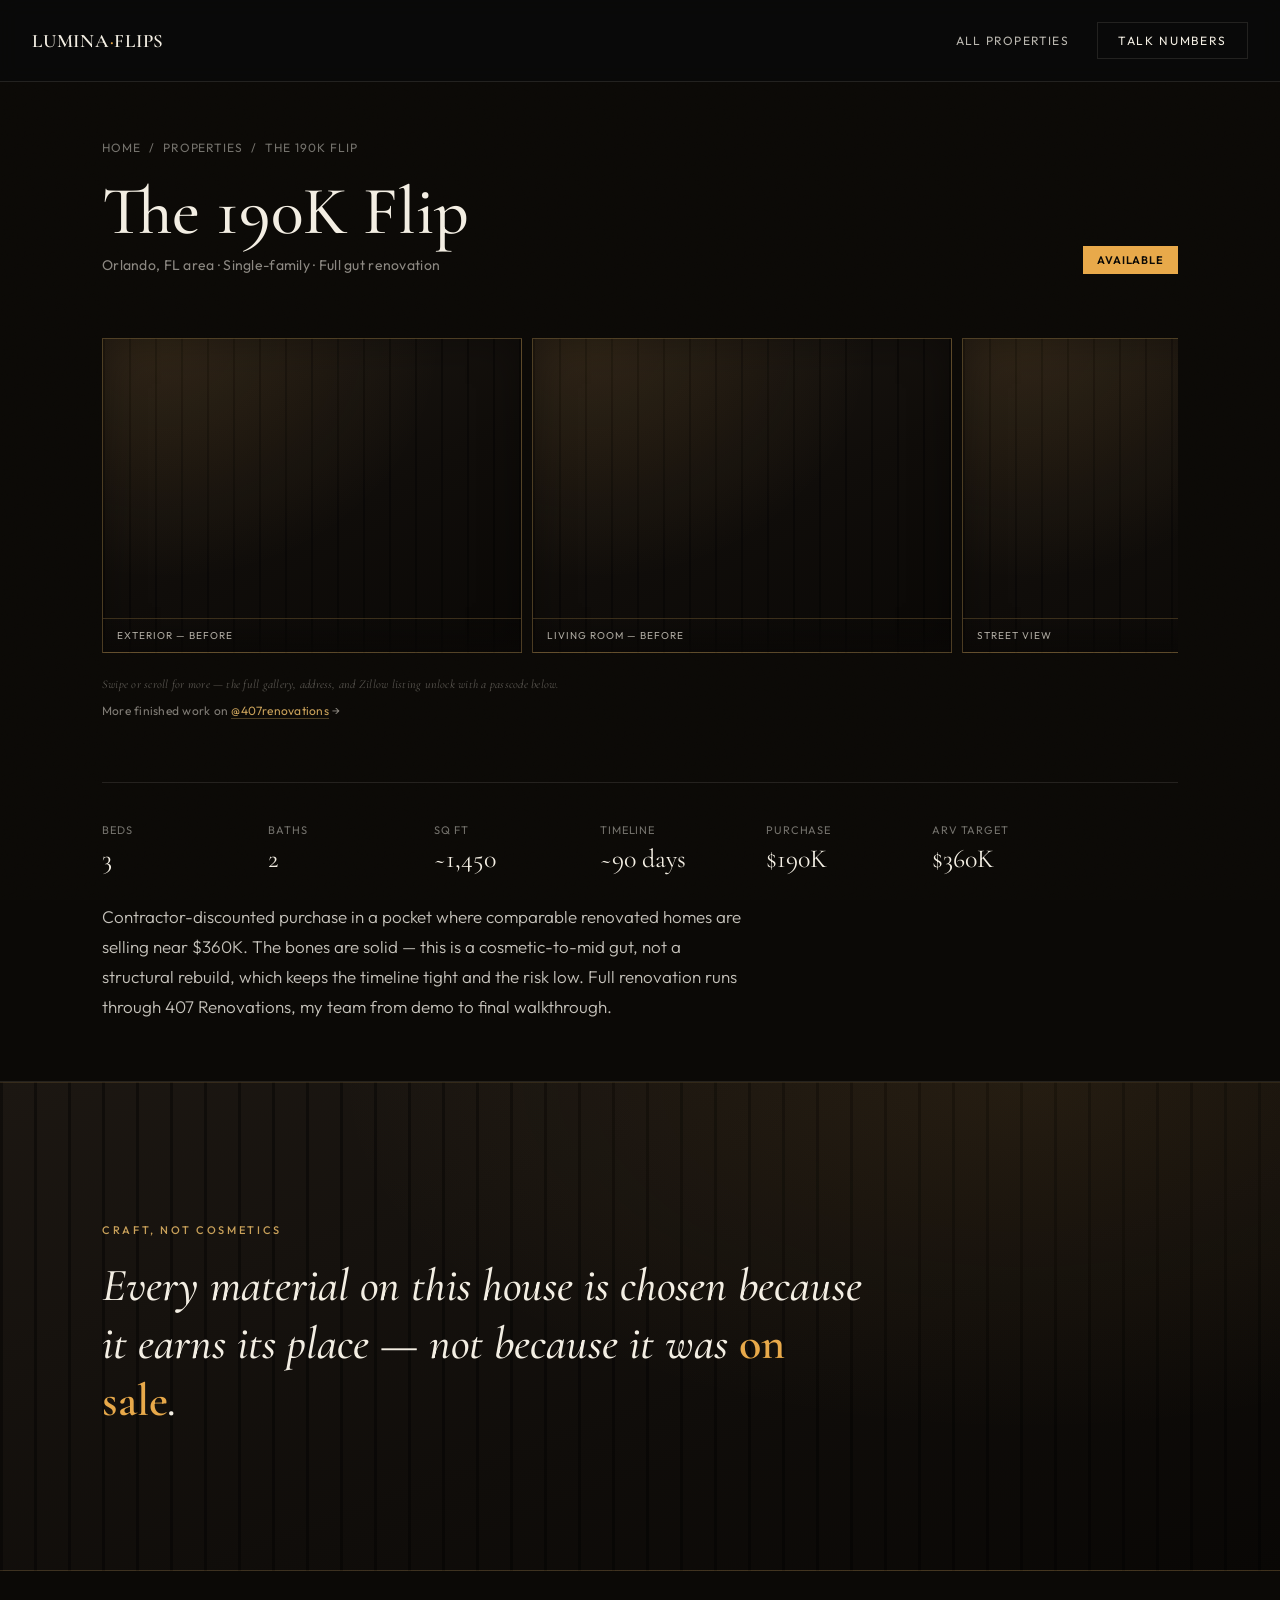
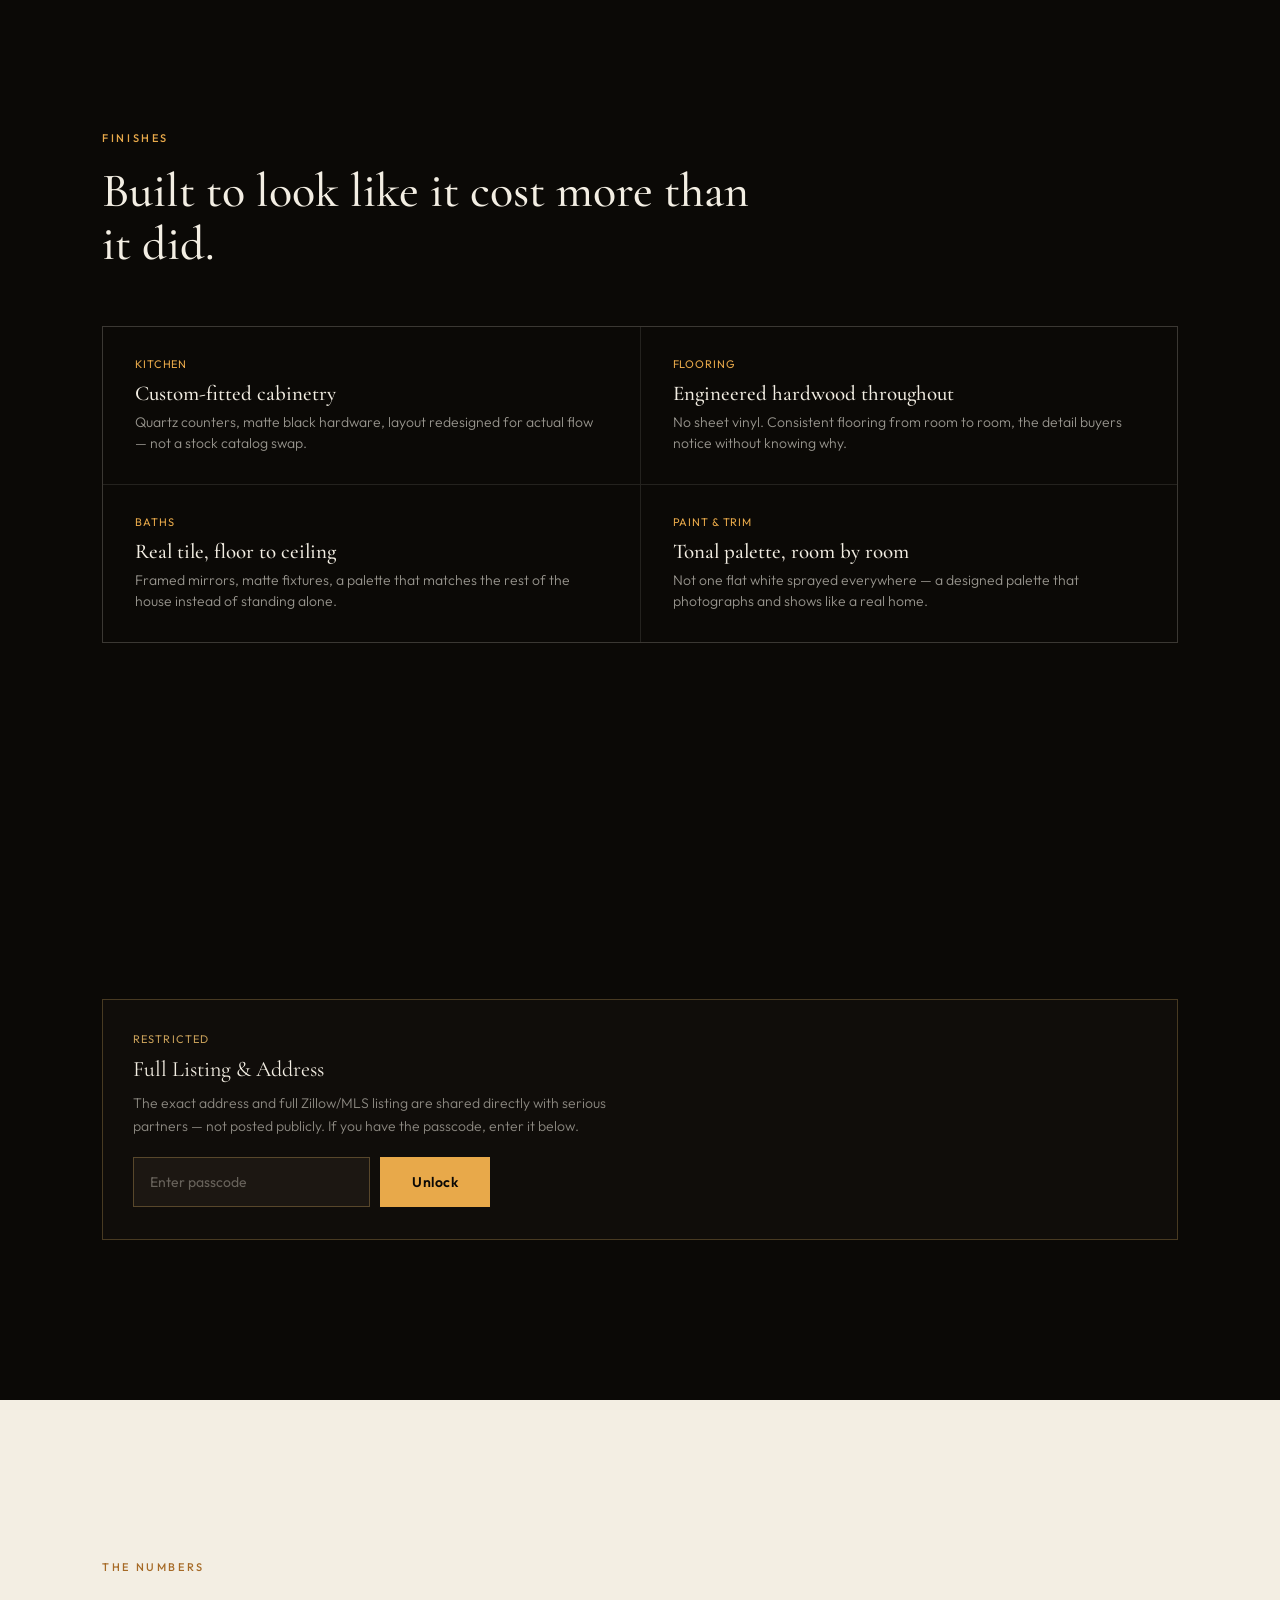
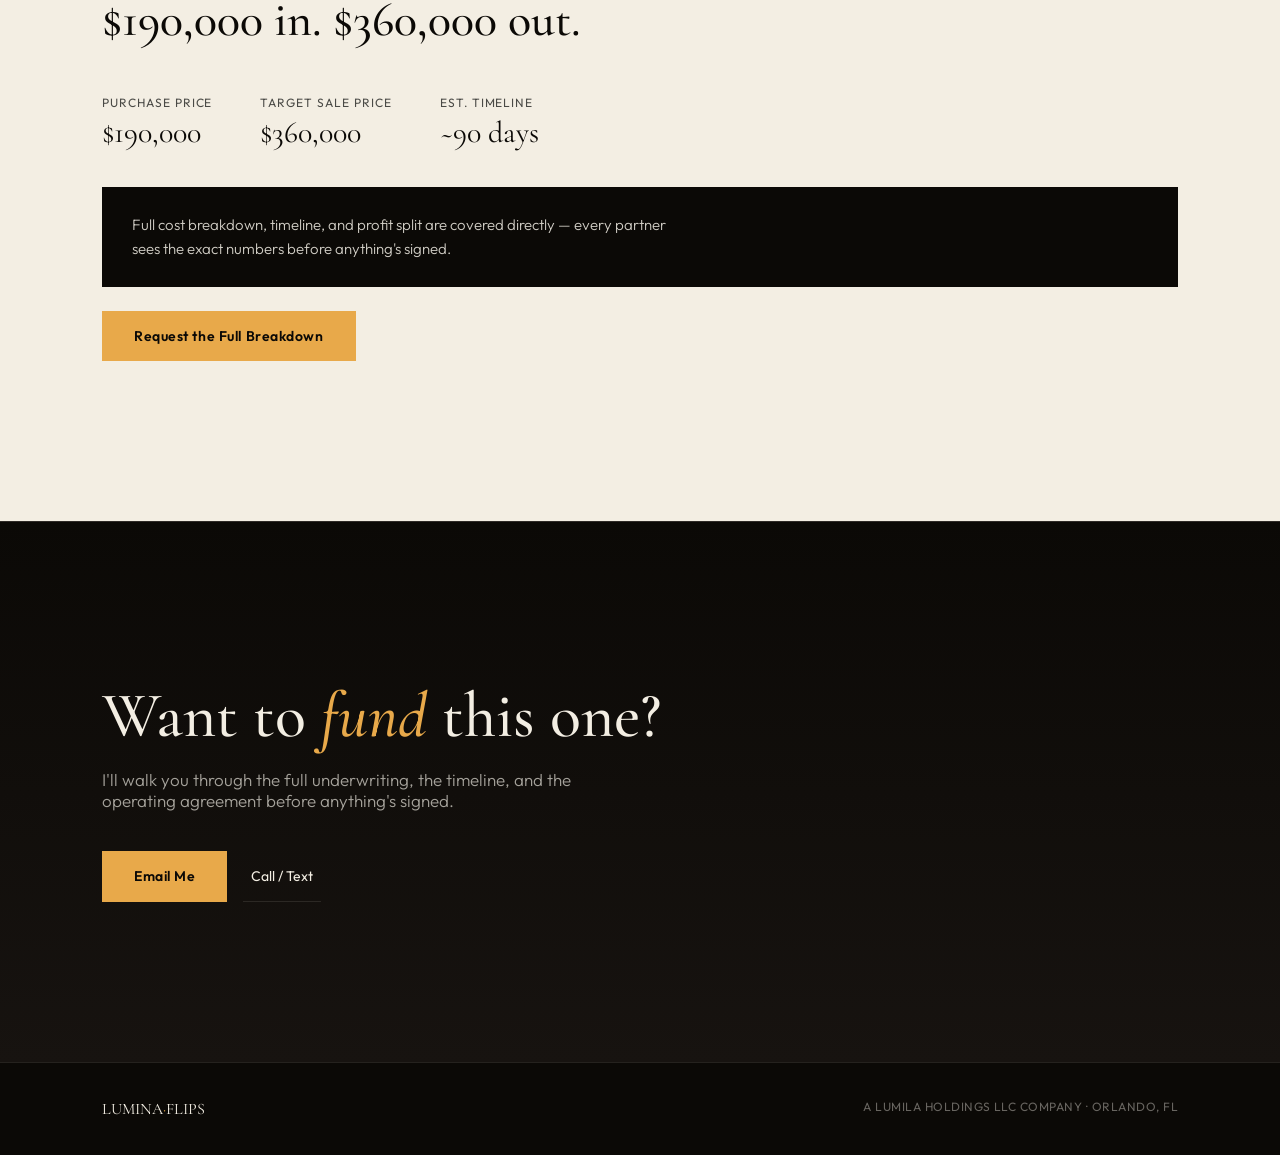
<file: properties/190k-flip.html>
<!DOCTYPE html>
<html lang="en">
<head>
<meta charset="UTF-8">
<meta name="viewport" content="width=device-width, initial-scale=1.0">
<title>The 190K Flip — Lumina Flips</title>
<link rel="preconnect" href="https://fonts.googleapis.com">
<link href="https://fonts.googleapis.com/css2?family=Cormorant+Garamond:ital,wght@0,400;0,500;0,600;1,400&family=Outfit:wght@300;400;500;600;700&display=swap" rel="stylesheet">
<link rel="stylesheet" href="../style.css">
</head>
<body>

<nav>
  <a href="../index.html" class="mark">LUMINA<span>·</span>FLIPS</a>
  <div class="nav-right">
    <a href="../index.html#properties" class="nav-link">All Properties</a>
    <a href="#contact" class="cta-link">Talk Numbers</a>
  </div>
</nav>

<section class="p-hero">
  <div class="wrap">
    <div class="p-breadcrumb reveal"><a href="../index.html">Home</a> &nbsp;/&nbsp; <a href="../index.html#properties">Properties</a> &nbsp;/&nbsp; The 190K Flip</div>
    <div class="p-title-row reveal">
      <div>
        <div class="p-title">The 190K Flip</div>
        <div class="p-loc">Orlando, FL area · Single-family · Full gut renovation</div>
      </div>
      <div class="p-status status-available">Available</div>
    </div>

    <!-- PUBLIC CAROUSEL: swipe/scroll to see more — no passcode needed.
         Replace each .pc-tile background with <img src="..."> when real photos are ready.
         This is the public teaser strip; the FULL gallery + address + Zillow link
         still live behind the passcode gate further down the page. -->
    <div class="pc-carousel reveal">
      <div class="pc-tile"><div class="pc-cap">Exterior — Before</div></div>
      <div class="pc-tile"><div class="pc-cap">Living Room — Before</div></div>
      <div class="pc-tile"><div class="pc-cap">Street View</div></div>
    </div>
    <div class="pc-note reveal">Swipe or scroll for more — the full gallery, address, and Zillow listing unlock with a passcode below.</div>
    <div class="social-cred reveal">More finished work on <a href="https://www.instagram.com/407renovations" target="_blank" rel="noopener">@407renovations</a> →</div>

    <div class="spec-row reveal">
      <div class="spec"><div class="k">Beds</div><div class="v">3</div></div>
      <div class="spec"><div class="k">Baths</div><div class="v">2</div></div>
      <div class="spec"><div class="k">Sq Ft</div><div class="v">~1,450</div></div>
      <div class="spec"><div class="k">Timeline</div><div class="v">~90 days</div></div>
      <div class="spec"><div class="k">Purchase</div><div class="v">$190K</div></div>
      <div class="spec"><div class="k">ARV Target</div><div class="v">$360K</div></div>
    </div>

    <p class="p-story reveal">
      Contractor-discounted purchase in a pocket where comparable renovated homes are selling near $360K. The bones are solid — this is a cosmetic-to-mid gut, not a structural rebuild, which keeps the timeline tight and the risk low. Full renovation runs through 407 Renovations, my team from demo to final walkthrough.
    </p>
  </div>
</section>

<section class="material-band">
  <div class="wrap reveal">
    <div class="section-label">Craft, Not Cosmetics</div>
    <h2>Every material on this house is chosen because it earns its place — not because it was <b>on sale</b>.</h2>
  </div>
</section>

<section class="section">
  <div class="wrap">
    <div class="reveal">
      <div class="section-label">Finishes</div>
      <h2 class="section-title">Built to look like it cost more than it did.</h2>
    </div>
    <div class="finish-grid reveal">
      <div class="finish-item">
        <div class="fk">Kitchen</div>
        <div class="fv">Custom-fitted cabinetry</div>
        <div class="fd">Quartz counters, matte black hardware, layout redesigned for actual flow — not a stock catalog swap.</div>
      </div>
      <div class="finish-item">
        <div class="fk">Flooring</div>
        <div class="fv">Engineered hardwood throughout</div>
        <div class="fd">No sheet vinyl. Consistent flooring from room to room, the detail buyers notice without knowing why.</div>
      </div>
      <div class="finish-item">
        <div class="fk">Baths</div>
        <div class="fv">Real tile, floor to ceiling</div>
        <div class="fd">Framed mirrors, matte fixtures, a palette that matches the rest of the house instead of standing alone.</div>
      </div>
      <div class="finish-item">
        <div class="fk">Paint &amp; Trim</div>
        <div class="fv">Tonal palette, room by room</div>
        <div class="fd">Not one flat white sprayed everywhere — a designed palette that photographs and shows like a real home.</div>
      </div>
    </div>
  </div>
</section>

<section class="section">
  <div class="wrap">
    <div class="access-gate reveal" id="accessGate">
      <div class="ag-label">Restricted</div>
      <div class="ag-title">Full Listing &amp; Address</div>
      <p class="ag-note">The exact address and full Zillow/MLS listing are shared directly with serious partners — not posted publicly. If you have the passcode, enter it below.</p>
      <div class="ag-form">
        <input type="password" id="agInput" placeholder="Enter passcode">
        <button class="btn-primary" onclick="checkAccessCode()" type="button">Unlock</button>
      </div>
      <div class="ag-error" id="agError">That passcode isn't right — reach out directly if you don't have it yet.</div>
      <div class="ag-content">
        <div class="ag-address">[Full address goes here]</div>
        <a href="#" id="agZillowLink" target="_blank" rel="noopener">View full listing on Zillow →</a>
        <div class="gallery" style="margin-top:24px;">
          <div class="g-tile g-med"><div class="g-cap">Kitchen — Concept</div></div>
          <div class="g-tile g-small"><div class="g-cap">Primary Bath — Concept</div></div>
          <div class="g-tile g-small"><div class="g-cap">Living Room — Before</div></div>
          <div class="g-tile g-med"><div class="g-cap">Floor Plan</div></div>
        </div>
      </div>
    </div>
  </div>
</section>

<section class="section fin-section" id="financials">
  <div class="wrap">
    <div class="reveal">
      <div class="section-label">The Numbers</div>
      <h2 class="section-title">$190,000 in. $360,000 out.</h2>
    </div>

    <div class="deal-meta reveal">
      <div><div class="k">Purchase price</div><div class="v">$190,000</div></div>
      <div><div class="k">Target sale price</div><div class="v">$360,000</div></div>
      <div><div class="k">Est. timeline</div><div class="v">~90 days</div></div>
    </div>

    <div class="reveal">
      <div class="split-note">
        <div class="txt">Full cost breakdown, timeline, and profit split are covered directly — every partner sees the exact numbers before anything's signed.</div>
      </div>
      <div class="cta-inline">
        <a href="mailto:invest@luminaflips.com?subject=190K%20Flip%20—%20Request%20Full%20Numbers" class="btn-primary">Request the Full Breakdown</a>
      </div>
    </div>
  </div>
</section>

<section class="section contact" id="contact">
  <div class="wrap">
    <h2>Want to <em>fund</em> this one?</h2>
    <p class="lead">I'll walk you through the full underwriting, the timeline, and the operating agreement before anything's signed.</p>
    <div class="contact-actions">
      <a href="mailto:invest@luminaflips.com?subject=190K%20Flip%20—%20Investor%20Interest" class="btn-primary">Email Me</a>
      <a href="tel:+10000000000" class="btn-ghost">Call / Text</a>
    </div>
  </div>
</section>

<footer>
  <div class="wrap" style="display:flex;justify-content:space-between;width:100%;flex-wrap:wrap;gap:12px;">
    <div class="fmark">LUMINA<span>·</span>FLIPS</div>
    <div class="fnote">A LUMILA HOLDINGS LLC COMPANY · ORLANDO, FL</div>
  </div>
</footer>

<script>
  // ACCESS GATE — soft deterrent only, not real security.
  // Change ACCESS_CODE below to your own passcode before sharing this page.
  // Note: since this is a static site with no backend, this code IS visible
  // to anyone who views this page's source/JS. It stops casual viewers and
  // search engines, not a determined person. For real per-investor access
  // control, that needs a backend (e.g. Supabase, like your other apps).
  const ACCESS_CODE = "lumina2026";
  const REAL_ADDRESS = "[Fill in the real street address here]";
  const ZILLOW_URL = "[Paste the real Zillow/MLS link here]";

  function checkAccessCode(){
    const input = document.getElementById('agInput').value.trim().toLowerCase();
    const gate = document.getElementById('accessGate');
    const error = document.getElementById('agError');
    if(input === ACCESS_CODE.toLowerCase()){
      document.querySelector('#accessGate .ag-address').textContent = REAL_ADDRESS;
      document.getElementById('agZillowLink').href = ZILLOW_URL;
      gate.classList.add('unlocked');
      error.classList.remove('show');
    } else {
      error.classList.add('show');
    }
  }

  const observer = new IntersectionObserver((entries) => {
    entries.forEach(e => { if(e.isIntersecting){ e.target.classList.add('in'); } });
  }, {threshold:0.12});
  document.querySelectorAll('.reveal').forEach(el => { el.classList.add('js-ready'); observer.observe(el); });
</script>

</body>
</html>
</file>
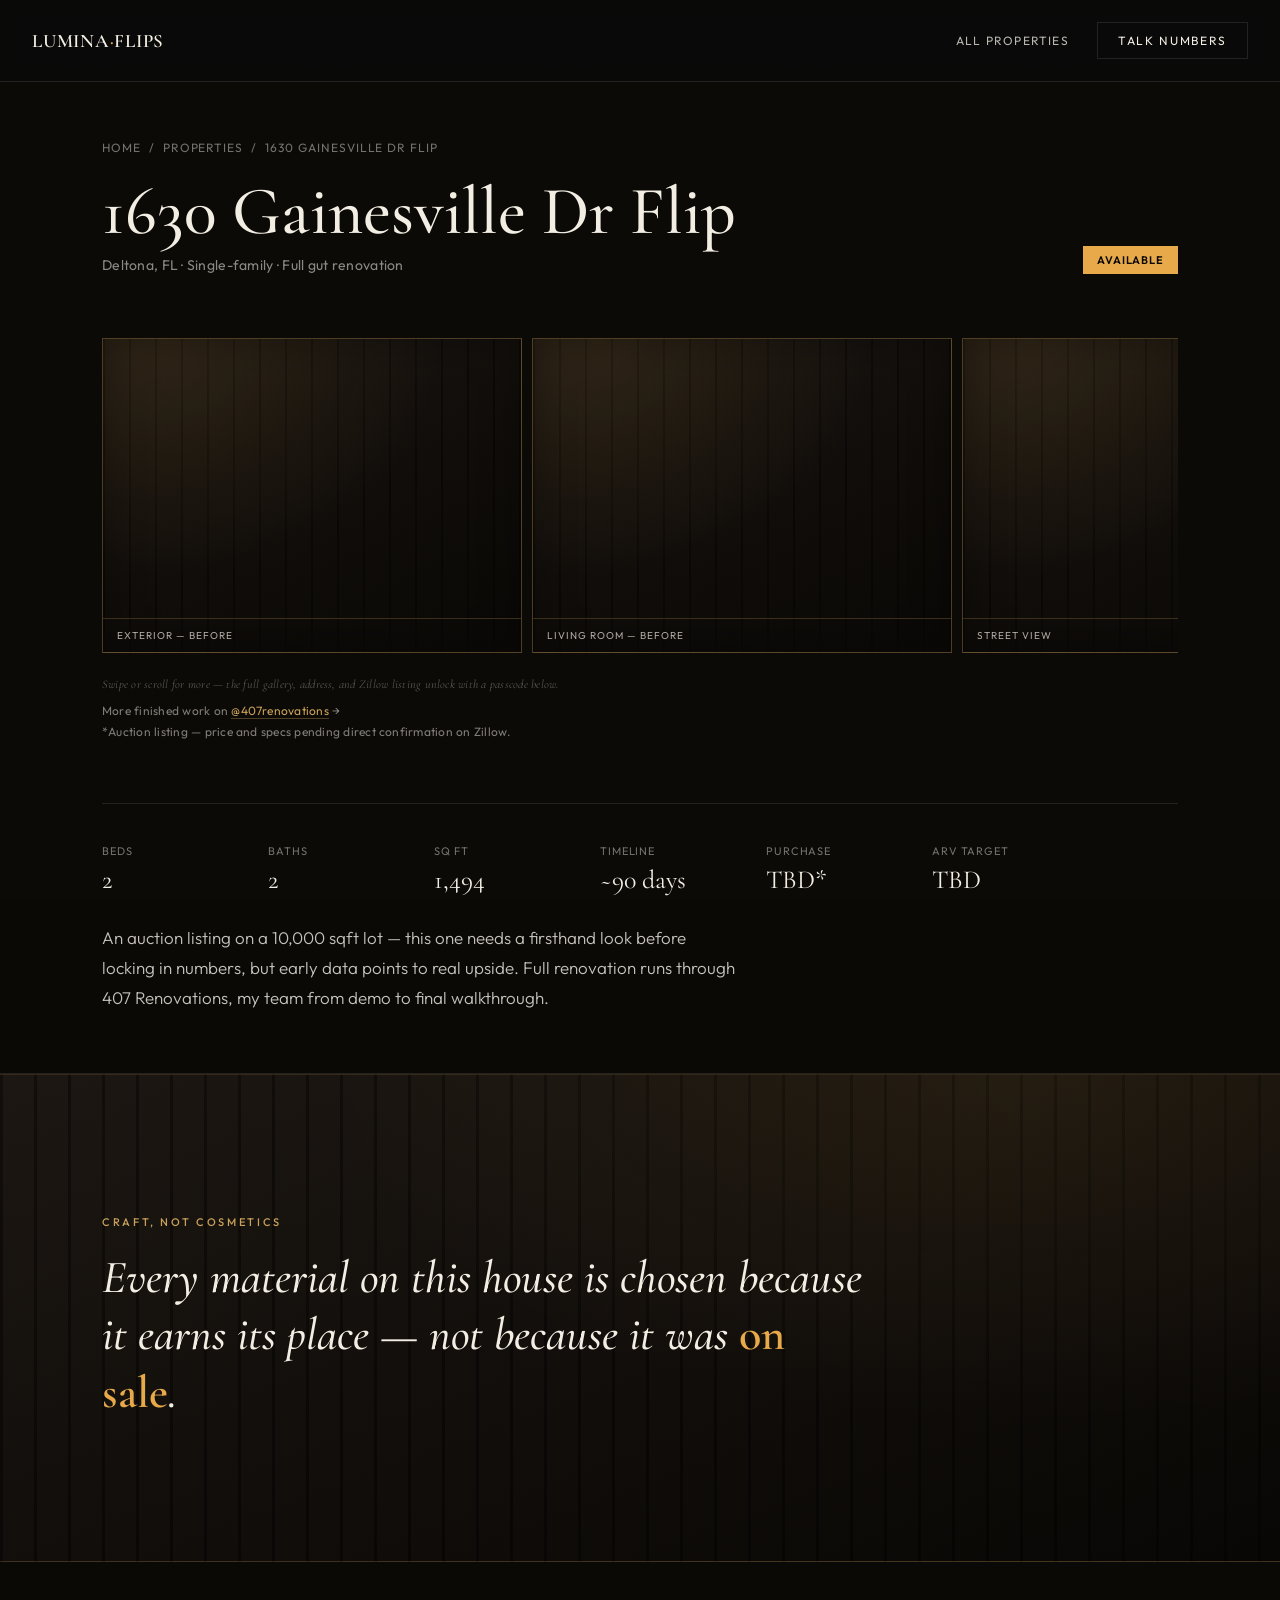
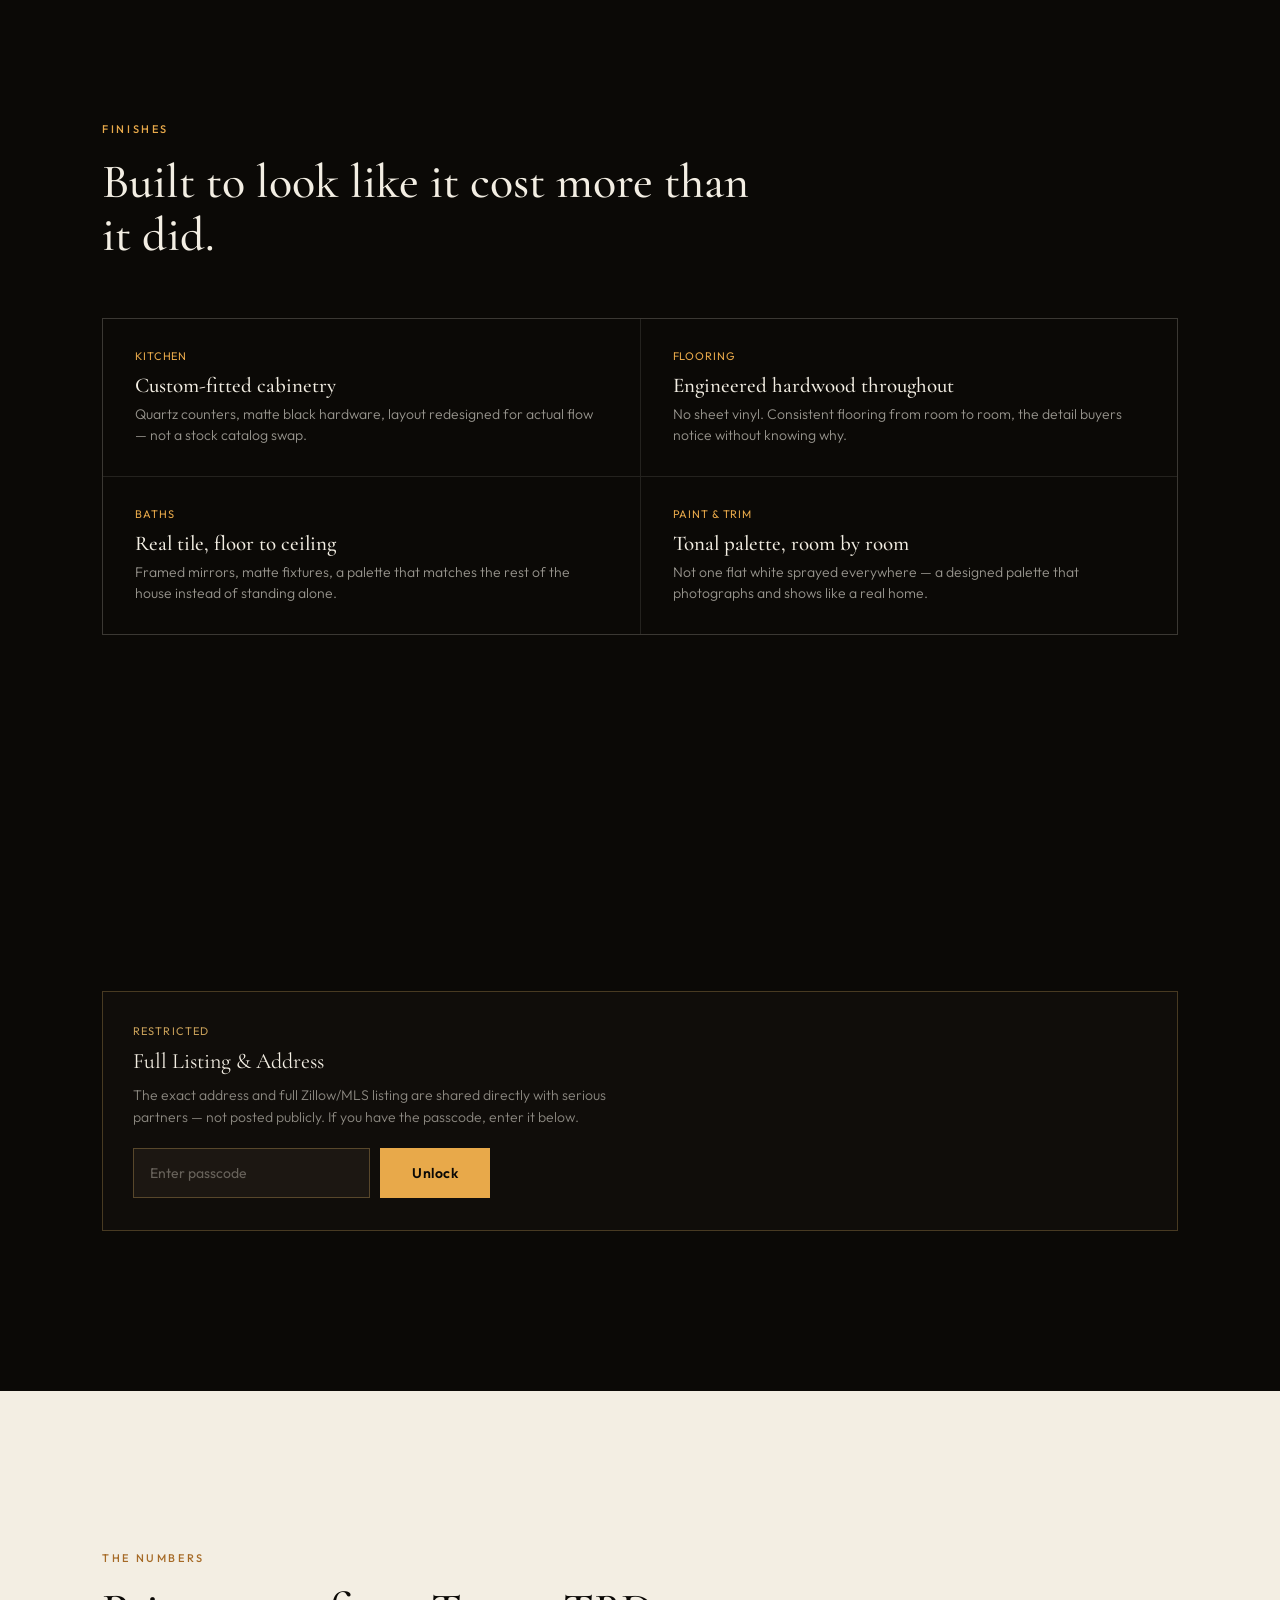
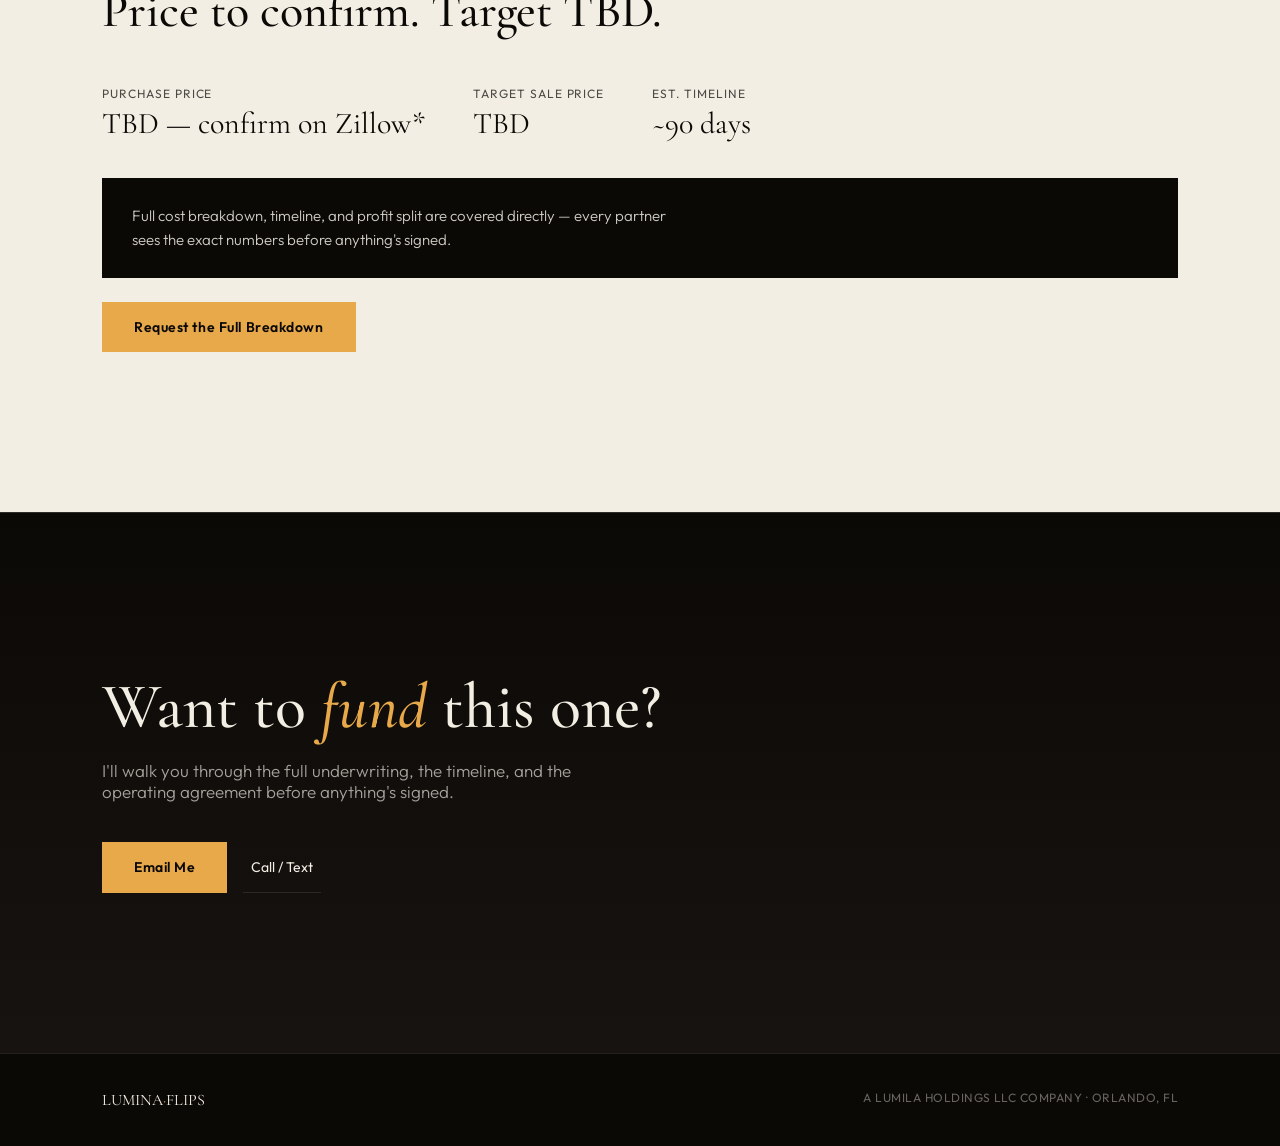
<file: properties/gainesville-dr.html>
<!DOCTYPE html>
<html lang="en">
<head>
<meta charset="UTF-8">
<meta name="viewport" content="width=device-width, initial-scale=1.0">
<title>1630 Gainesville Dr — Lumina Flips</title>
<link rel="preconnect" href="https://fonts.googleapis.com">
<link href="https://fonts.googleapis.com/css2?family=Cormorant+Garamond:ital,wght@0,400;0,500;0,600;1,400&family=Outfit:wght@300;400;500;600;700&display=swap" rel="stylesheet">
<link rel="stylesheet" href="../style.css">
</head>
<body>

<nav>
  <a href="../index.html" class="mark">LUMINA<span>·</span>FLIPS</a>
  <div class="nav-right">
    <a href="../index.html#properties" class="nav-link">All Properties</a>
    <a href="#contact" class="cta-link">Talk Numbers</a>
  </div>
</nav>

<section class="p-hero">
  <div class="wrap">
    <div class="p-breadcrumb reveal"><a href="../index.html">Home</a> &nbsp;/&nbsp; <a href="../index.html#properties">Properties</a> &nbsp;/&nbsp; 1630 Gainesville Dr Flip</div>
    <div class="p-title-row reveal">
      <div>
        <div class="p-title">1630 Gainesville Dr Flip</div>
        <div class="p-loc">Deltona, FL · Single-family · Full gut renovation</div>
      </div>
      <div class="p-status status-available">Available</div>
    </div>

    <!-- PUBLIC CAROUSEL: swipe/scroll to see more — no passcode needed.
         Replace each .pc-tile background with <img src="..."> when real photos are ready.
         This is the public teaser strip; the FULL gallery + address + Zillow link
         still live behind the passcode gate further down the page. -->
    <div class="pc-carousel reveal">
      <div class="pc-tile"><div class="pc-cap">Exterior — Before</div></div>
      <div class="pc-tile"><div class="pc-cap">Living Room — Before</div></div>
      <div class="pc-tile"><div class="pc-cap">Street View</div></div>
    </div>
    <div class="pc-note reveal">Swipe or scroll for more — the full gallery, address, and Zillow listing unlock with a passcode below.</div>
    <div class="social-cred reveal">More finished work on <a href="https://www.instagram.com/407renovations" target="_blank" rel="noopener">@407renovations</a> →</div>
    <div class="social-cred reveal" style="margin-top:6px;">*Auction listing — price and specs pending direct confirmation on Zillow.</div>

    <div class="spec-row reveal">
      <div class="spec"><div class="k">Beds</div><div class="v">2</div></div>
      <div class="spec"><div class="k">Baths</div><div class="v">2</div></div>
      <div class="spec"><div class="k">Sq Ft</div><div class="v">1,494</div></div>
      <div class="spec"><div class="k">Timeline</div><div class="v">~90 days</div></div>
      <div class="spec"><div class="k">Purchase</div><div class="v">TBD*</div></div>
      <div class="spec"><div class="k">ARV Target</div><div class="v">TBD</div></div>
    </div>

    <p class="p-story reveal">
      An auction listing on a 10,000 sqft lot — this one needs a firsthand look before locking in numbers, but early data points to real upside. Full renovation runs through 407 Renovations, my team from demo to final walkthrough.
    </p>
  </div>
</section>

<section class="material-band">
  <div class="wrap reveal">
    <div class="section-label">Craft, Not Cosmetics</div>
    <h2>Every material on this house is chosen because it earns its place — not because it was <b>on sale</b>.</h2>
  </div>
</section>

<section class="section">
  <div class="wrap">
    <div class="reveal">
      <div class="section-label">Finishes</div>
      <h2 class="section-title">Built to look like it cost more than it did.</h2>
    </div>
    <div class="finish-grid reveal">
      <div class="finish-item">
        <div class="fk">Kitchen</div>
        <div class="fv">Custom-fitted cabinetry</div>
        <div class="fd">Quartz counters, matte black hardware, layout redesigned for actual flow — not a stock catalog swap.</div>
      </div>
      <div class="finish-item">
        <div class="fk">Flooring</div>
        <div class="fv">Engineered hardwood throughout</div>
        <div class="fd">No sheet vinyl. Consistent flooring from room to room, the detail buyers notice without knowing why.</div>
      </div>
      <div class="finish-item">
        <div class="fk">Baths</div>
        <div class="fv">Real tile, floor to ceiling</div>
        <div class="fd">Framed mirrors, matte fixtures, a palette that matches the rest of the house instead of standing alone.</div>
      </div>
      <div class="finish-item">
        <div class="fk">Paint &amp; Trim</div>
        <div class="fv">Tonal palette, room by room</div>
        <div class="fd">Not one flat white sprayed everywhere — a designed palette that photographs and shows like a real home.</div>
      </div>
    </div>
  </div>
</section>

<section class="section">
  <div class="wrap">
    <div class="access-gate reveal" id="accessGate">
      <div class="ag-label">Restricted</div>
      <div class="ag-title">Full Listing &amp; Address</div>
      <p class="ag-note">The exact address and full Zillow/MLS listing are shared directly with serious partners — not posted publicly. If you have the passcode, enter it below.</p>
      <div class="ag-form">
        <input type="password" id="agInput" placeholder="Enter passcode">
        <button class="btn-primary" onclick="checkAccessCode()" type="button">Unlock</button>
      </div>
      <div class="ag-error" id="agError">That passcode isn't right — reach out directly if you don't have it yet.</div>
      <div class="ag-content">
        <div class="ag-address">[Full address goes here]</div>
        <a href="#" id="agZillowLink" target="_blank" rel="noopener">View full listing on Zillow →</a>
        <div class="gallery" style="margin-top:24px;">
          <div class="g-tile g-med"><div class="g-cap">Kitchen — Concept</div></div>
          <div class="g-tile g-small"><div class="g-cap">Primary Bath — Concept</div></div>
          <div class="g-tile g-small"><div class="g-cap">Living Room — Before</div></div>
          <div class="g-tile g-med"><div class="g-cap">Floor Plan</div></div>
        </div>
      </div>
    </div>
  </div>
</section>

<section class="section fin-section" id="financials">
  <div class="wrap">
    <div class="reveal">
      <div class="section-label">The Numbers</div>
      <h2 class="section-title">Price to confirm. Target TBD.</h2>
    </div>

    <div class="deal-meta reveal">
      <div><div class="k">Purchase price</div><div class="v">TBD — confirm on Zillow*</div></div>
      <div><div class="k">Target sale price</div><div class="v">TBD</div></div>
      <div><div class="k">Est. timeline</div><div class="v">~90 days</div></div>
    </div>

    <div class="reveal">
      <div class="split-note">
        <div class="txt">Full cost breakdown, timeline, and profit split are covered directly — every partner sees the exact numbers before anything's signed.</div>
      </div>
      <div class="cta-inline">
        <a href="mailto:invest@luminaflips.com?subject=190K%20Flip%20—%20Request%20Full%20Numbers" class="btn-primary">Request the Full Breakdown</a>
      </div>
    </div>
  </div>
</section>

<section class="section contact" id="contact">
  <div class="wrap">
    <h2>Want to <em>fund</em> this one?</h2>
    <p class="lead">I'll walk you through the full underwriting, the timeline, and the operating agreement before anything's signed.</p>
    <div class="contact-actions">
      <a href="mailto:invest@luminaflips.com?subject=190K%20Flip%20—%20Investor%20Interest" class="btn-primary">Email Me</a>
      <a href="tel:+10000000000" class="btn-ghost">Call / Text</a>
    </div>
  </div>
</section>

<footer>
  <div class="wrap" style="display:flex;justify-content:space-between;width:100%;flex-wrap:wrap;gap:12px;">
    <div class="fmark">LUMINA<span>·</span>FLIPS</div>
    <div class="fnote">A LUMILA HOLDINGS LLC COMPANY · ORLANDO, FL</div>
  </div>
</footer>

<script>
  // ACCESS GATE — soft deterrent only, not real security.
  // Change ACCESS_CODE below to your own passcode before sharing this page.
  // Note: since this is a static site with no backend, this code IS visible
  // to anyone who views this page's source/JS. It stops casual viewers and
  // search engines, not a determined person. For real per-investor access
  // control, that needs a backend (e.g. Supabase, like your other apps).
  const ACCESS_CODE = "gainesville2026";
  const REAL_ADDRESS = "1630 Gainesville Dr, Deltona, FL 32725";
  const ZILLOW_URL = "https://www.zillow.com/homedetails/1630-Gainesville-Dr-Deltona-FL-32725/47987884_zpid/";

  function checkAccessCode(){
    const input = document.getElementById('agInput').value.trim().toLowerCase();
    const gate = document.getElementById('accessGate');
    const error = document.getElementById('agError');
    if(input === ACCESS_CODE.toLowerCase()){
      document.querySelector('#accessGate .ag-address').textContent = REAL_ADDRESS;
      document.getElementById('agZillowLink').href = ZILLOW_URL;
      gate.classList.add('unlocked');
      error.classList.remove('show');
    } else {
      error.classList.add('show');
    }
  }

  const observer = new IntersectionObserver((entries) => {
    entries.forEach(e => { if(e.isIntersecting){ e.target.classList.add('in'); } });
  }, {threshold:0.12});
  document.querySelectorAll('.reveal').forEach(el => { el.classList.add('js-ready'); observer.observe(el); });
</script>

</body>
</html>
</file>
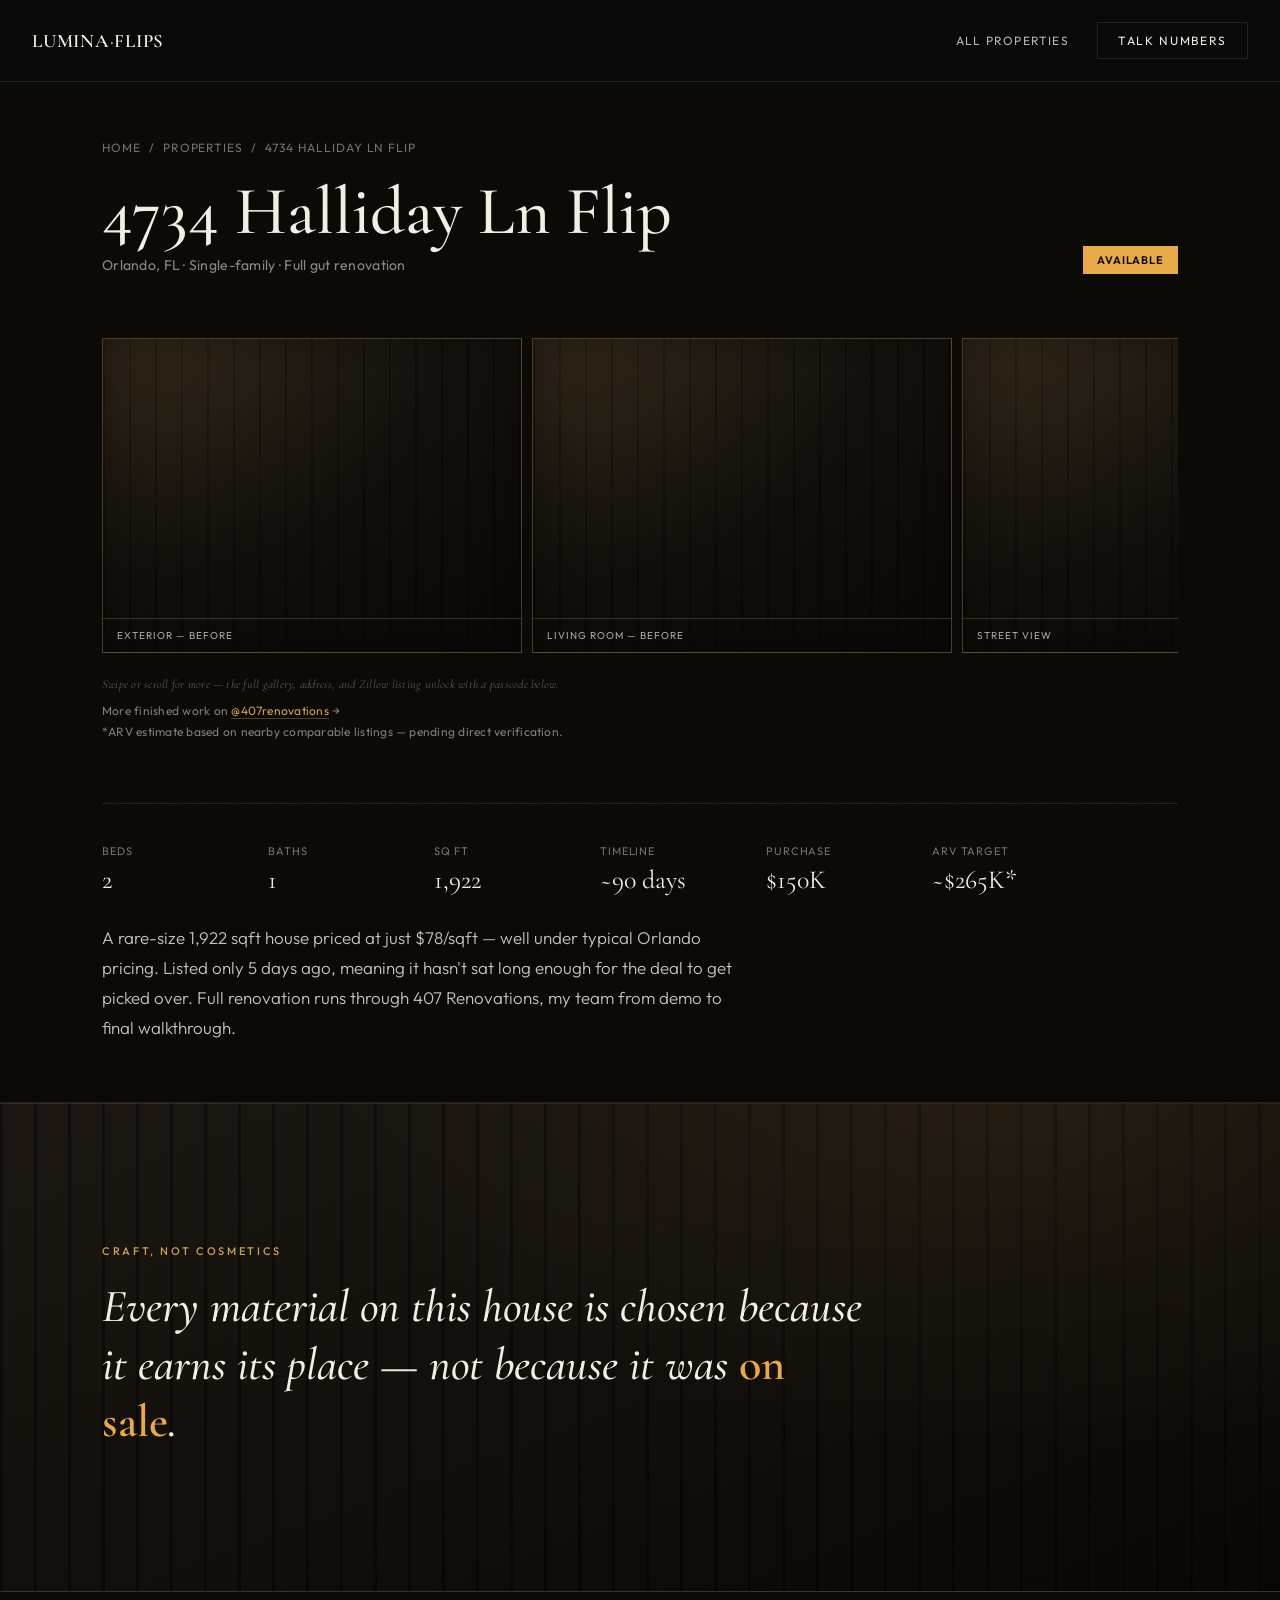
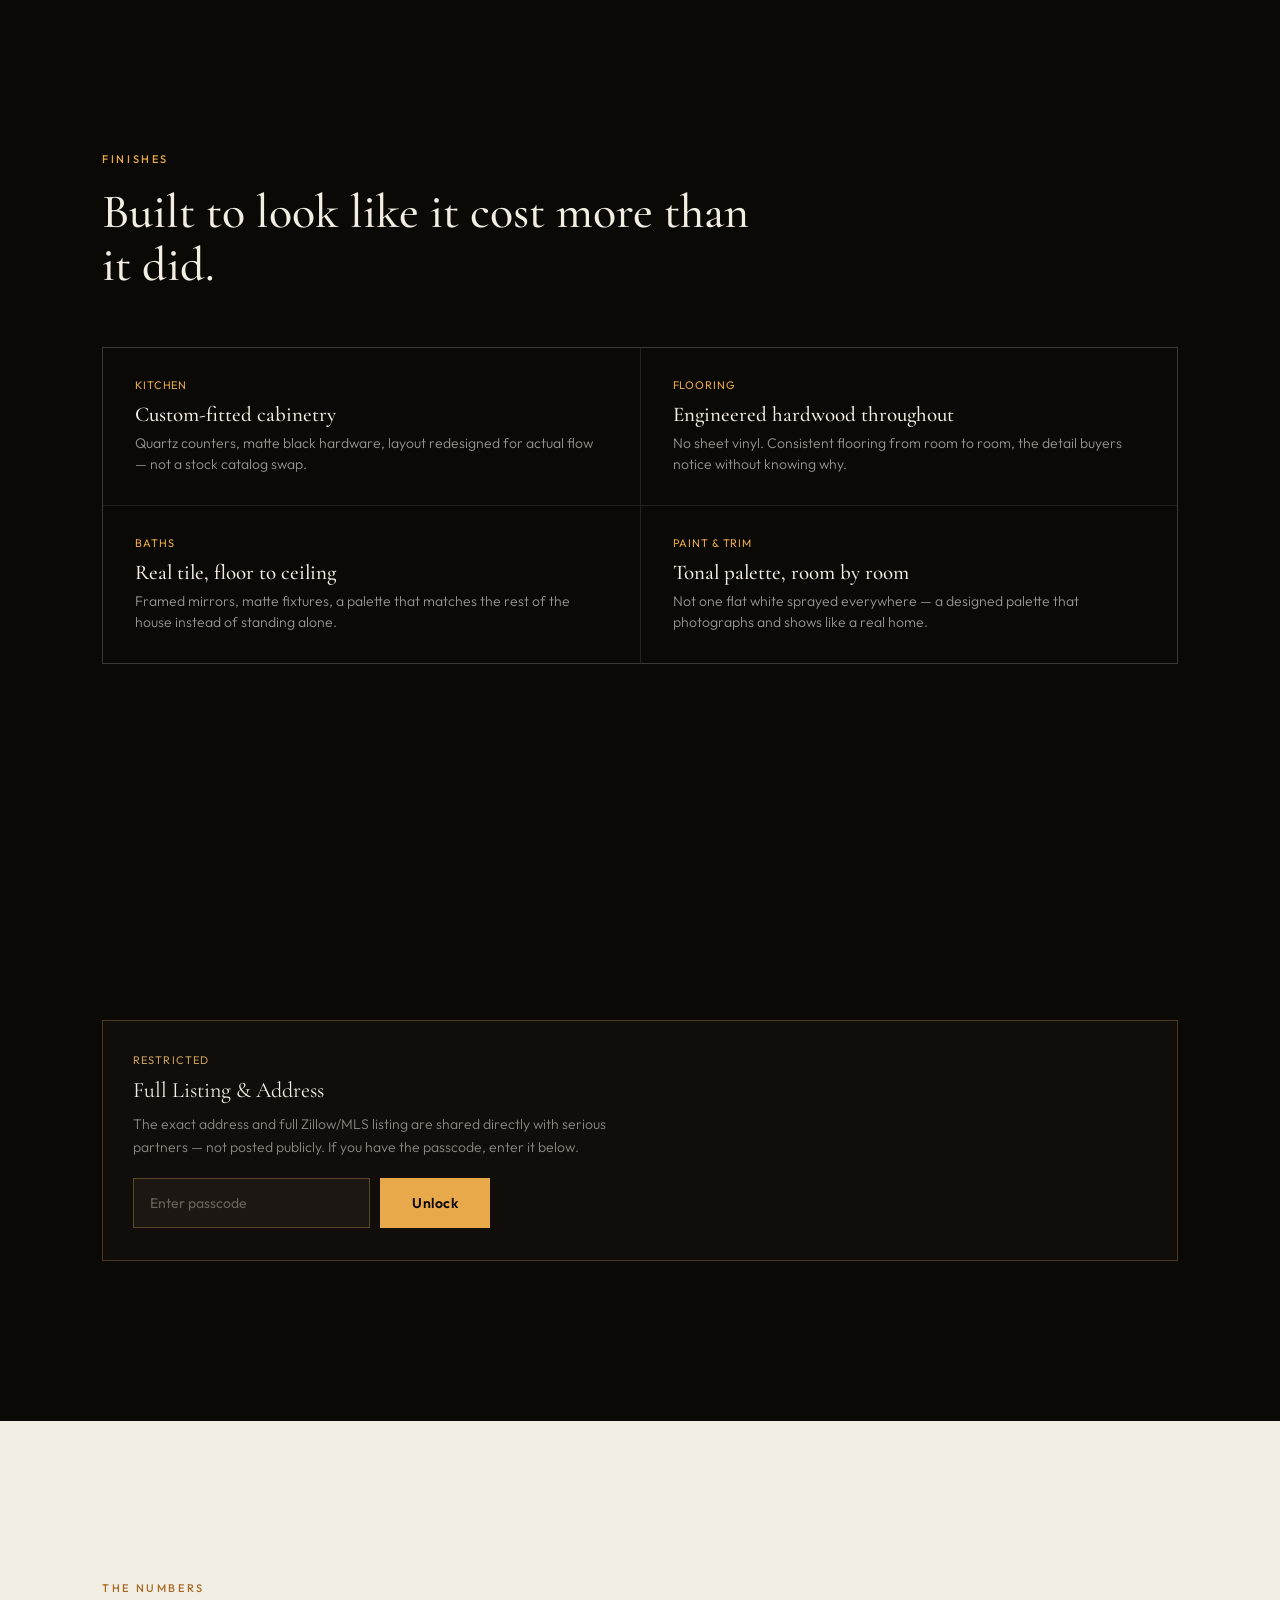
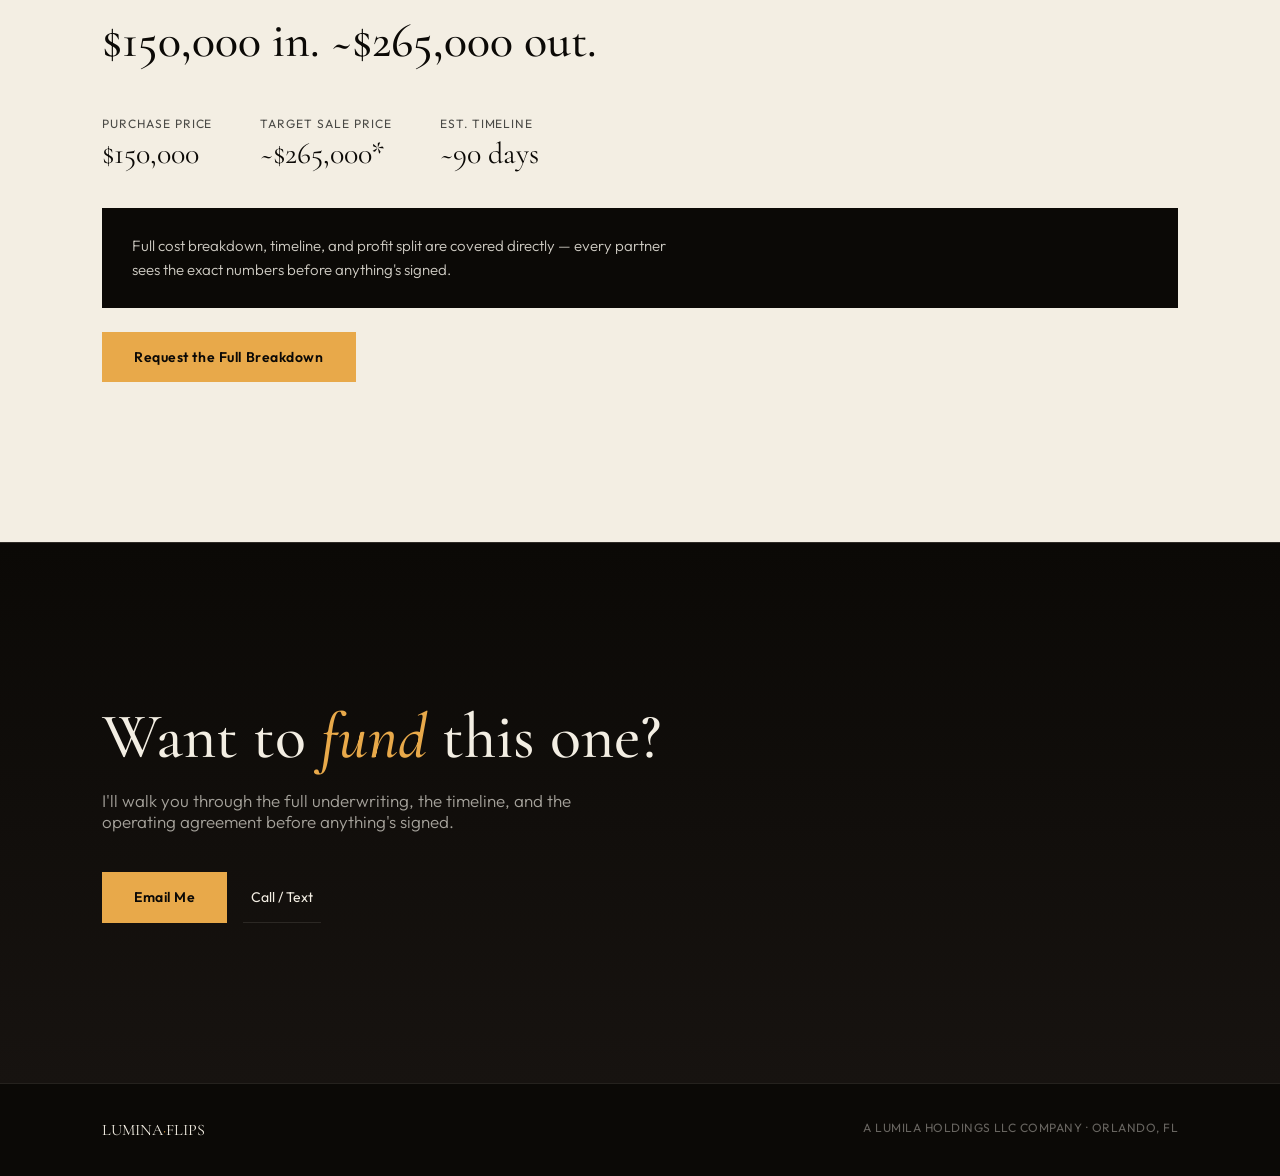
<file: properties/halliday-ln.html>
<!DOCTYPE html>
<html lang="en">
<head>
<meta charset="UTF-8">
<meta name="viewport" content="width=device-width, initial-scale=1.0">
<title>4734 Halliday Ln — Lumina Flips</title>
<link rel="preconnect" href="https://fonts.googleapis.com">
<link href="https://fonts.googleapis.com/css2?family=Cormorant+Garamond:ital,wght@0,400;0,500;0,600;1,400&family=Outfit:wght@300;400;500;600;700&display=swap" rel="stylesheet">
<link rel="stylesheet" href="../style.css">
</head>
<body>

<nav>
  <a href="../index.html" class="mark">LUMINA<span>·</span>FLIPS</a>
  <div class="nav-right">
    <a href="../index.html#properties" class="nav-link">All Properties</a>
    <a href="#contact" class="cta-link">Talk Numbers</a>
  </div>
</nav>

<section class="p-hero">
  <div class="wrap">
    <div class="p-breadcrumb reveal"><a href="../index.html">Home</a> &nbsp;/&nbsp; <a href="../index.html#properties">Properties</a> &nbsp;/&nbsp; 4734 Halliday Ln Flip</div>
    <div class="p-title-row reveal">
      <div>
        <div class="p-title">4734 Halliday Ln Flip</div>
        <div class="p-loc">Orlando, FL · Single-family · Full gut renovation</div>
      </div>
      <div class="p-status status-available">Available</div>
    </div>

    <!-- PUBLIC CAROUSEL: swipe/scroll to see more — no passcode needed.
         Replace each .pc-tile background with <img src="..."> when real photos are ready.
         This is the public teaser strip; the FULL gallery + address + Zillow link
         still live behind the passcode gate further down the page. -->
    <div class="pc-carousel reveal">
      <div class="pc-tile"><div class="pc-cap">Exterior — Before</div></div>
      <div class="pc-tile"><div class="pc-cap">Living Room — Before</div></div>
      <div class="pc-tile"><div class="pc-cap">Street View</div></div>
    </div>
    <div class="pc-note reveal">Swipe or scroll for more — the full gallery, address, and Zillow listing unlock with a passcode below.</div>
    <div class="social-cred reveal">More finished work on <a href="https://www.instagram.com/407renovations" target="_blank" rel="noopener">@407renovations</a> →</div>
    <div class="social-cred reveal" style="margin-top:6px;">*ARV estimate based on nearby comparable listings — pending direct verification.</div>

    <div class="spec-row reveal">
      <div class="spec"><div class="k">Beds</div><div class="v">2</div></div>
      <div class="spec"><div class="k">Baths</div><div class="v">1</div></div>
      <div class="spec"><div class="k">Sq Ft</div><div class="v">1,922</div></div>
      <div class="spec"><div class="k">Timeline</div><div class="v">~90 days</div></div>
      <div class="spec"><div class="k">Purchase</div><div class="v">$150K</div></div>
      <div class="spec"><div class="k">ARV Target</div><div class="v">~$265K*</div></div>
    </div>

    <p class="p-story reveal">
      A rare-size 1,922 sqft house priced at just $78/sqft — well under typical Orlando pricing. Listed only 5 days ago, meaning it hasn't sat long enough for the deal to get picked over. Full renovation runs through 407 Renovations, my team from demo to final walkthrough.
    </p>
  </div>
</section>

<section class="material-band">
  <div class="wrap reveal">
    <div class="section-label">Craft, Not Cosmetics</div>
    <h2>Every material on this house is chosen because it earns its place — not because it was <b>on sale</b>.</h2>
  </div>
</section>

<section class="section">
  <div class="wrap">
    <div class="reveal">
      <div class="section-label">Finishes</div>
      <h2 class="section-title">Built to look like it cost more than it did.</h2>
    </div>
    <div class="finish-grid reveal">
      <div class="finish-item">
        <div class="fk">Kitchen</div>
        <div class="fv">Custom-fitted cabinetry</div>
        <div class="fd">Quartz counters, matte black hardware, layout redesigned for actual flow — not a stock catalog swap.</div>
      </div>
      <div class="finish-item">
        <div class="fk">Flooring</div>
        <div class="fv">Engineered hardwood throughout</div>
        <div class="fd">No sheet vinyl. Consistent flooring from room to room, the detail buyers notice without knowing why.</div>
      </div>
      <div class="finish-item">
        <div class="fk">Baths</div>
        <div class="fv">Real tile, floor to ceiling</div>
        <div class="fd">Framed mirrors, matte fixtures, a palette that matches the rest of the house instead of standing alone.</div>
      </div>
      <div class="finish-item">
        <div class="fk">Paint &amp; Trim</div>
        <div class="fv">Tonal palette, room by room</div>
        <div class="fd">Not one flat white sprayed everywhere — a designed palette that photographs and shows like a real home.</div>
      </div>
    </div>
  </div>
</section>

<section class="section">
  <div class="wrap">
    <div class="access-gate reveal" id="accessGate">
      <div class="ag-label">Restricted</div>
      <div class="ag-title">Full Listing &amp; Address</div>
      <p class="ag-note">The exact address and full Zillow/MLS listing are shared directly with serious partners — not posted publicly. If you have the passcode, enter it below.</p>
      <div class="ag-form">
        <input type="password" id="agInput" placeholder="Enter passcode">
        <button class="btn-primary" onclick="checkAccessCode()" type="button">Unlock</button>
      </div>
      <div class="ag-error" id="agError">That passcode isn't right — reach out directly if you don't have it yet.</div>
      <div class="ag-content">
        <div class="ag-address">[Full address goes here]</div>
        <a href="#" id="agZillowLink" target="_blank" rel="noopener">View full listing on Zillow →</a>
        <div class="gallery" style="margin-top:24px;">
          <div class="g-tile g-med"><div class="g-cap">Kitchen — Concept</div></div>
          <div class="g-tile g-small"><div class="g-cap">Primary Bath — Concept</div></div>
          <div class="g-tile g-small"><div class="g-cap">Living Room — Before</div></div>
          <div class="g-tile g-med"><div class="g-cap">Floor Plan</div></div>
        </div>
      </div>
    </div>
  </div>
</section>

<section class="section fin-section" id="financials">
  <div class="wrap">
    <div class="reveal">
      <div class="section-label">The Numbers</div>
      <h2 class="section-title">$150,000 in. ~$265,000 out.</h2>
    </div>

    <div class="deal-meta reveal">
      <div><div class="k">Purchase price</div><div class="v">$150,000</div></div>
      <div><div class="k">Target sale price</div><div class="v">~$265,000*</div></div>
      <div><div class="k">Est. timeline</div><div class="v">~90 days</div></div>
    </div>

    <div class="reveal">
      <div class="split-note">
        <div class="txt">Full cost breakdown, timeline, and profit split are covered directly — every partner sees the exact numbers before anything's signed.</div>
      </div>
      <div class="cta-inline">
        <a href="mailto:invest@luminaflips.com?subject=190K%20Flip%20—%20Request%20Full%20Numbers" class="btn-primary">Request the Full Breakdown</a>
      </div>
    </div>
  </div>
</section>

<section class="section contact" id="contact">
  <div class="wrap">
    <h2>Want to <em>fund</em> this one?</h2>
    <p class="lead">I'll walk you through the full underwriting, the timeline, and the operating agreement before anything's signed.</p>
    <div class="contact-actions">
      <a href="mailto:invest@luminaflips.com?subject=190K%20Flip%20—%20Investor%20Interest" class="btn-primary">Email Me</a>
      <a href="tel:+10000000000" class="btn-ghost">Call / Text</a>
    </div>
  </div>
</section>

<footer>
  <div class="wrap" style="display:flex;justify-content:space-between;width:100%;flex-wrap:wrap;gap:12px;">
    <div class="fmark">LUMINA<span>·</span>FLIPS</div>
    <div class="fnote">A LUMILA HOLDINGS LLC COMPANY · ORLANDO, FL</div>
  </div>
</footer>

<script>
  // ACCESS GATE — soft deterrent only, not real security.
  // Change ACCESS_CODE below to your own passcode before sharing this page.
  // Note: since this is a static site with no backend, this code IS visible
  // to anyone who views this page's source/JS. It stops casual viewers and
  // search engines, not a determined person. For real per-investor access
  // control, that needs a backend (e.g. Supabase, like your other apps).
  const ACCESS_CODE = "halliday2026";
  const REAL_ADDRESS = "4734 Halliday Ln, Orlando, FL 32810";
  const ZILLOW_URL = "https://www.zillow.com/homedetails/4734-Halliday-Ln-Orlando-FL-32810/46237607_zpid/";

  function checkAccessCode(){
    const input = document.getElementById('agInput').value.trim().toLowerCase();
    const gate = document.getElementById('accessGate');
    const error = document.getElementById('agError');
    if(input === ACCESS_CODE.toLowerCase()){
      document.querySelector('#accessGate .ag-address').textContent = REAL_ADDRESS;
      document.getElementById('agZillowLink').href = ZILLOW_URL;
      gate.classList.add('unlocked');
      error.classList.remove('show');
    } else {
      error.classList.add('show');
    }
  }

  const observer = new IntersectionObserver((entries) => {
    entries.forEach(e => { if(e.isIntersecting){ e.target.classList.add('in'); } });
  }, {threshold:0.12});
  document.querySelectorAll('.reveal').forEach(el => { el.classList.add('js-ready'); observer.observe(el); });
</script>

</body>
</html>
</file>
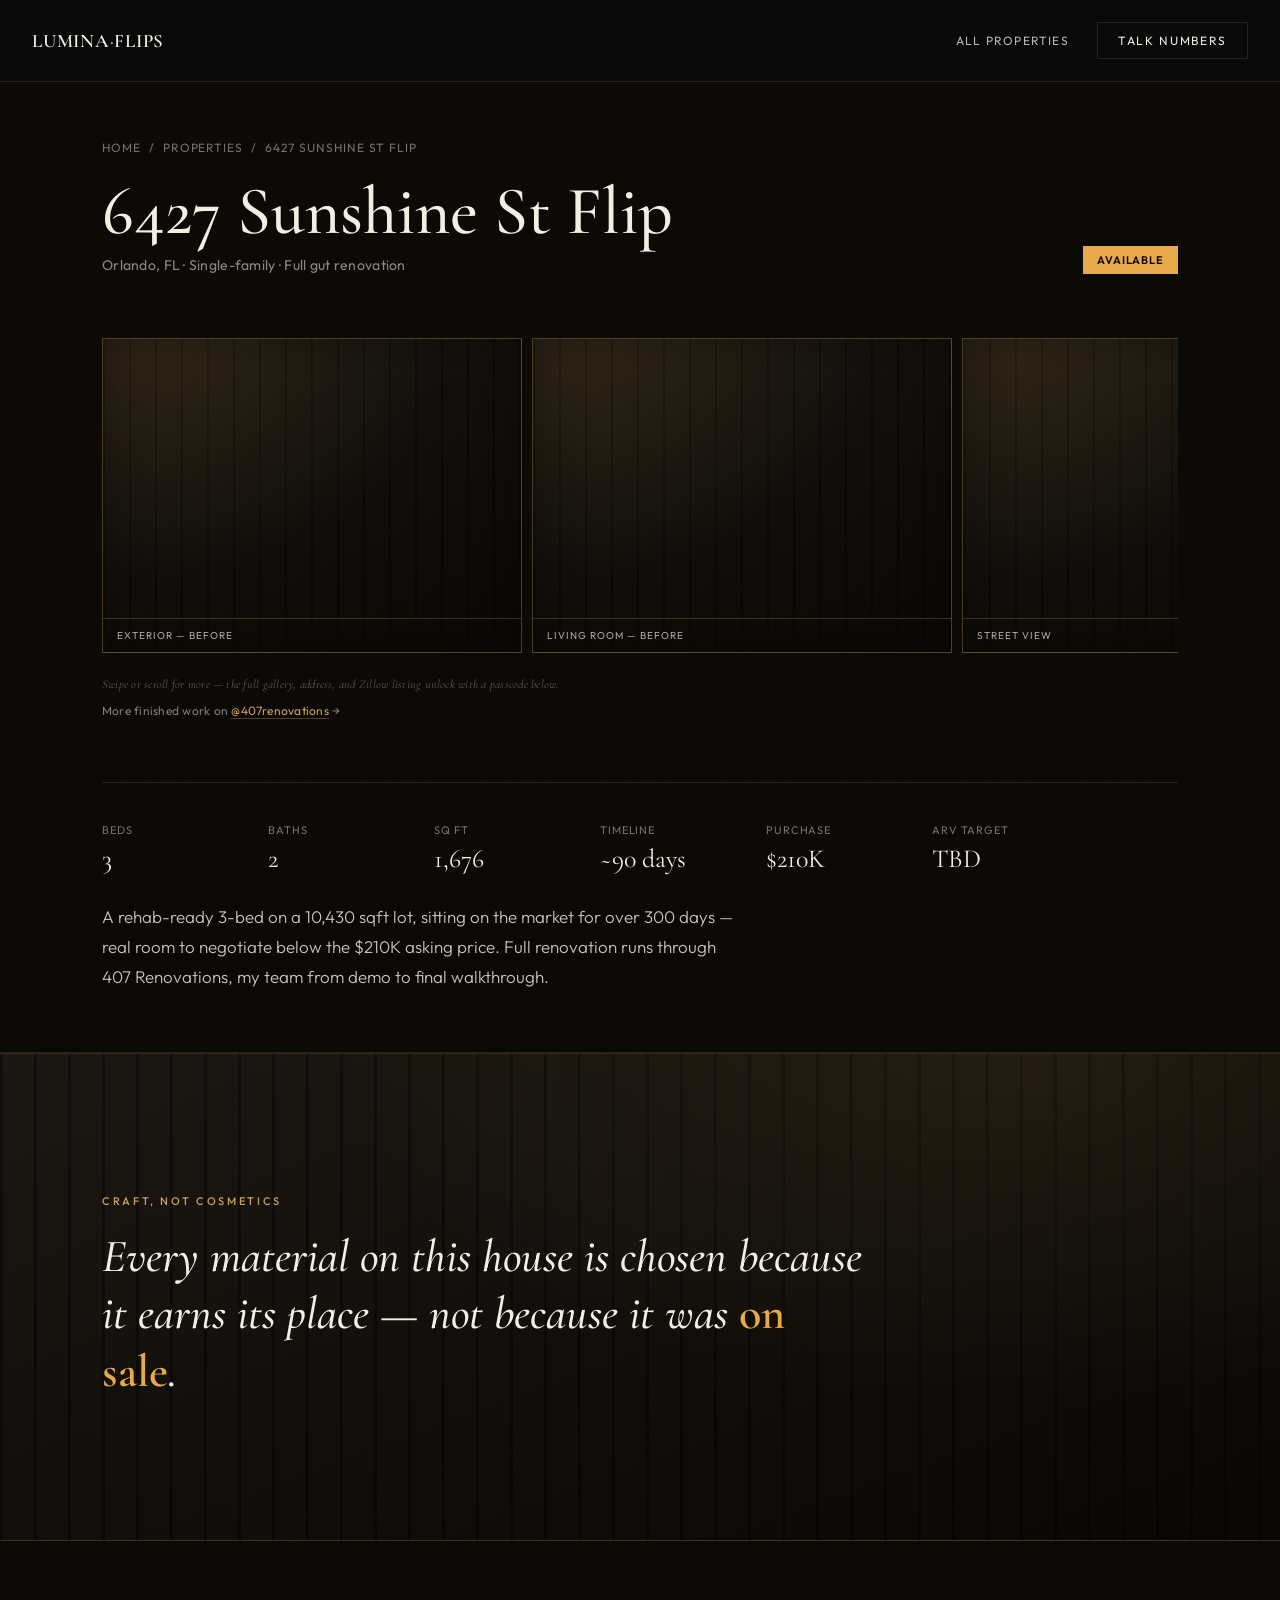
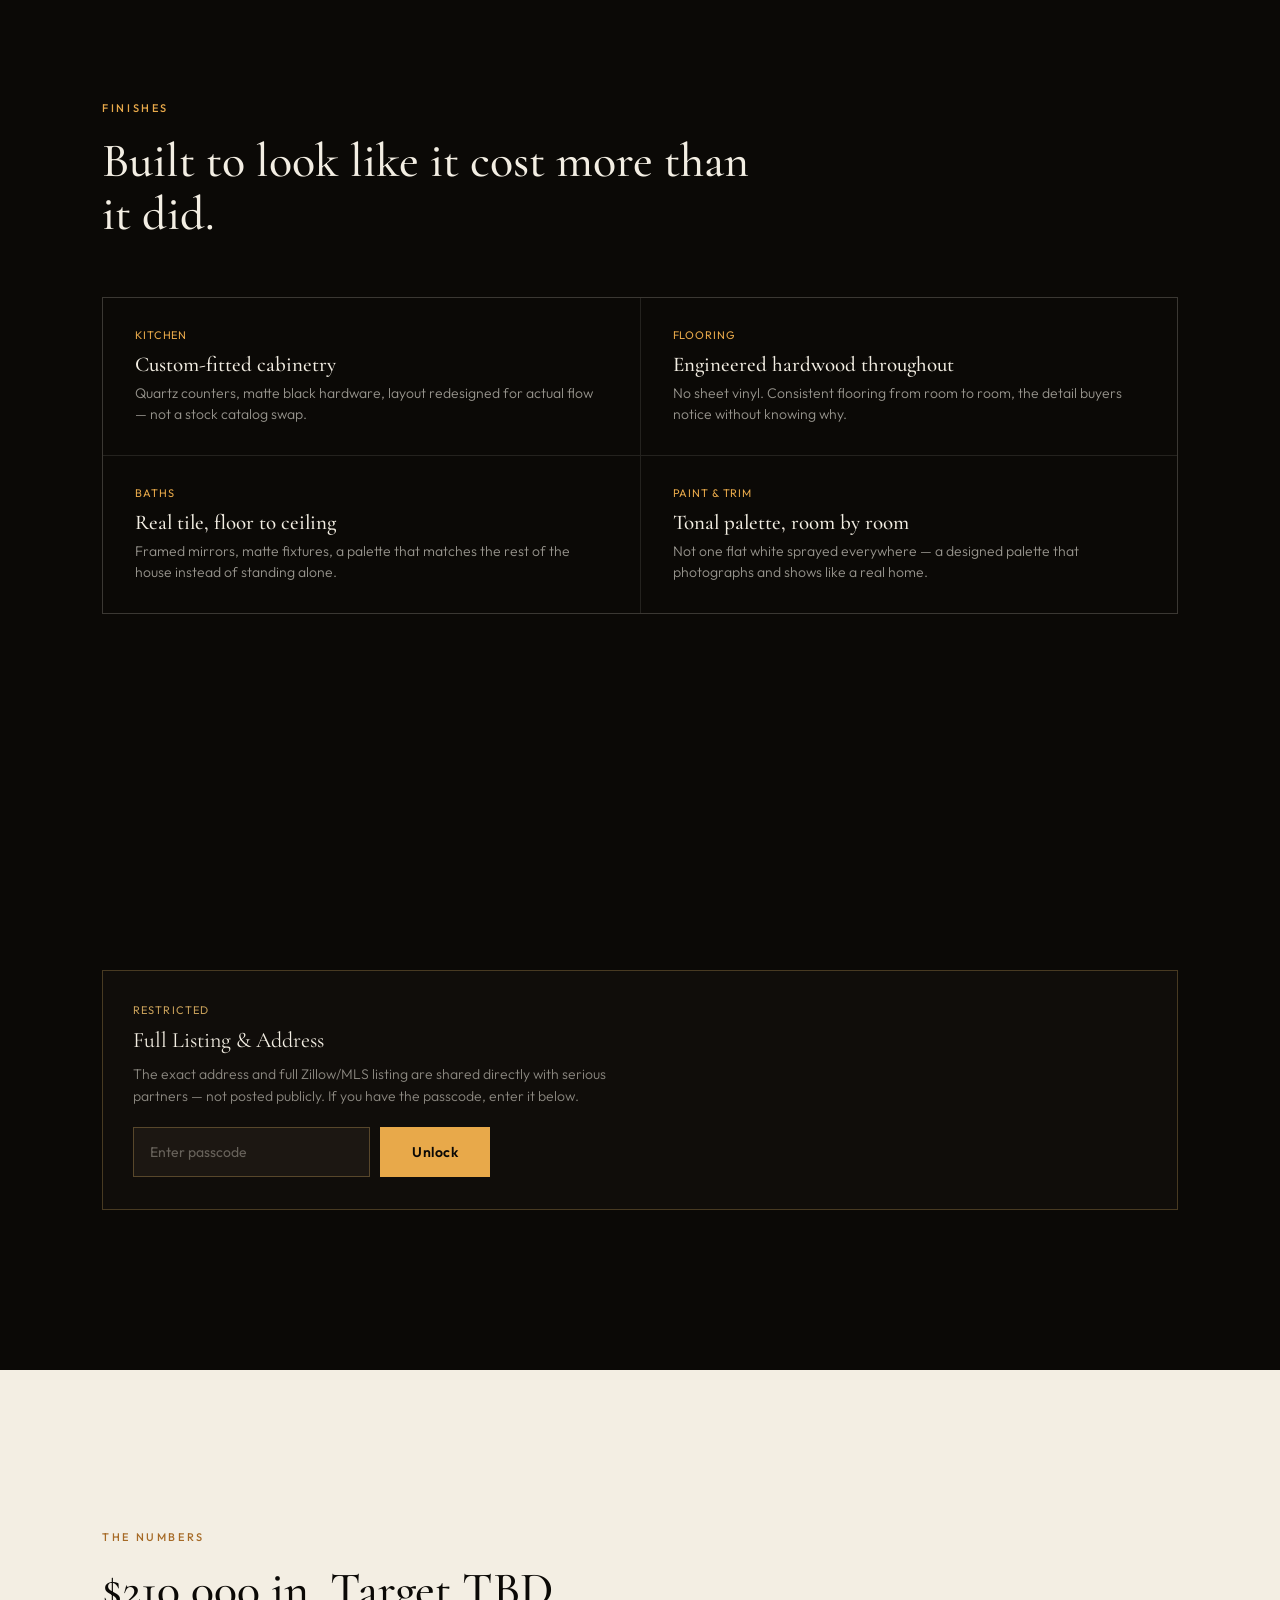
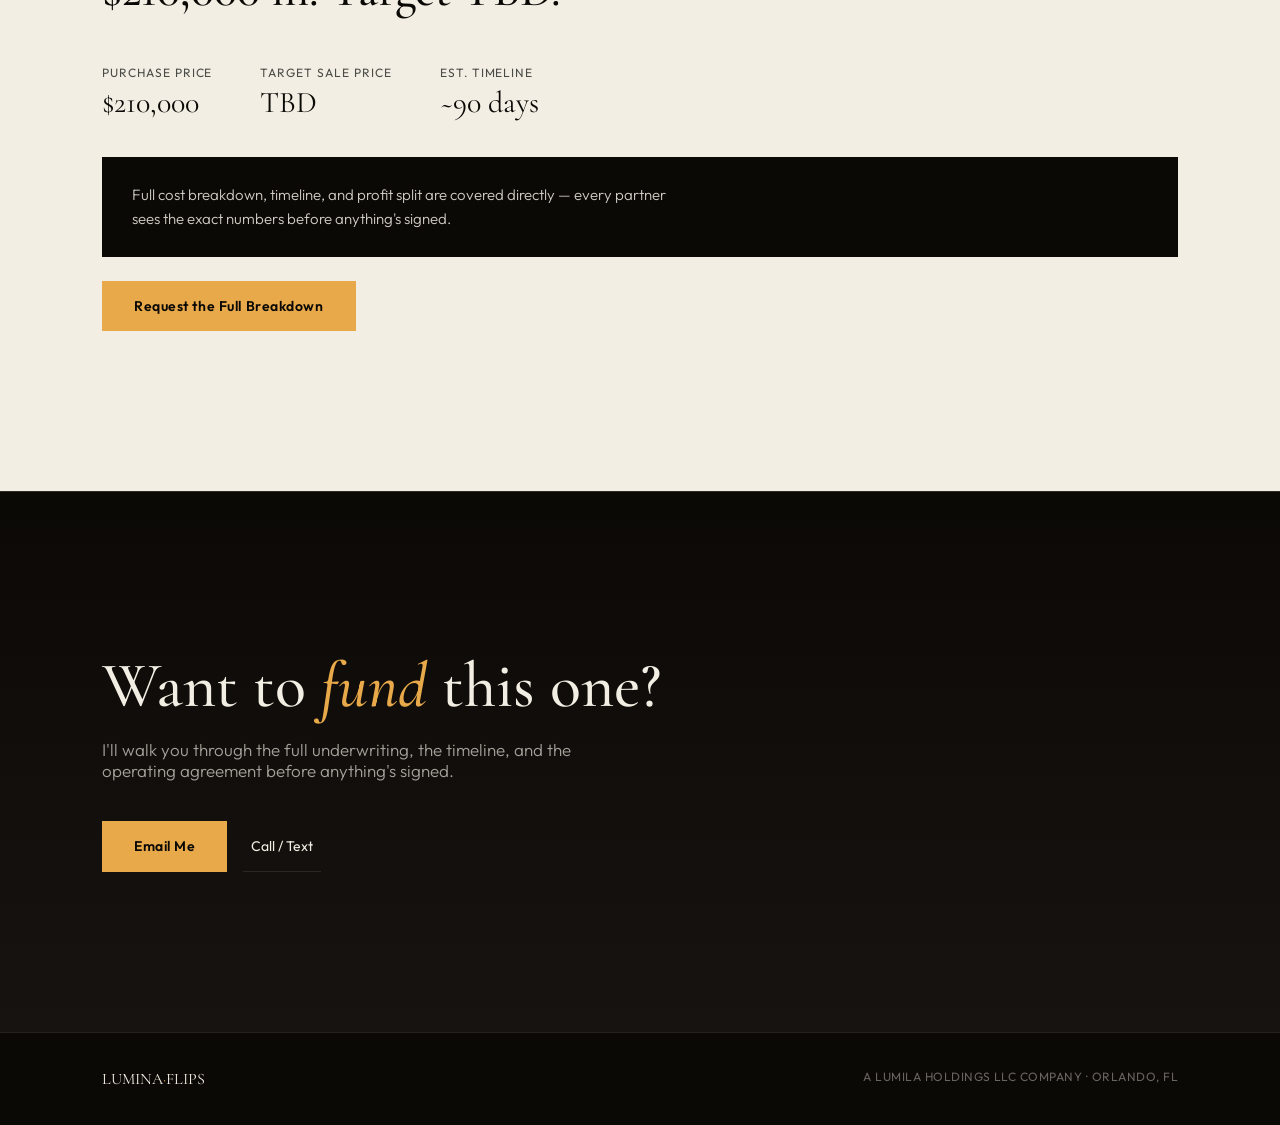
<file: properties/sunshine-st.html>
<!DOCTYPE html>
<html lang="en">
<head>
<meta charset="UTF-8">
<meta name="viewport" content="width=device-width, initial-scale=1.0">
<title>6427 Sunshine St — Lumina Flips</title>
<link rel="preconnect" href="https://fonts.googleapis.com">
<link href="https://fonts.googleapis.com/css2?family=Cormorant+Garamond:ital,wght@0,400;0,500;0,600;1,400&family=Outfit:wght@300;400;500;600;700&display=swap" rel="stylesheet">
<link rel="stylesheet" href="../style.css">
</head>
<body>

<nav>
  <a href="../index.html" class="mark">LUMINA<span>·</span>FLIPS</a>
  <div class="nav-right">
    <a href="../index.html#properties" class="nav-link">All Properties</a>
    <a href="#contact" class="cta-link">Talk Numbers</a>
  </div>
</nav>

<section class="p-hero">
  <div class="wrap">
    <div class="p-breadcrumb reveal"><a href="../index.html">Home</a> &nbsp;/&nbsp; <a href="../index.html#properties">Properties</a> &nbsp;/&nbsp; 6427 Sunshine St Flip</div>
    <div class="p-title-row reveal">
      <div>
        <div class="p-title">6427 Sunshine St Flip</div>
        <div class="p-loc">Orlando, FL · Single-family · Full gut renovation</div>
      </div>
      <div class="p-status status-available">Available</div>
    </div>

    <!-- PUBLIC CAROUSEL: swipe/scroll to see more — no passcode needed.
         Replace each .pc-tile background with <img src="..."> when real photos are ready.
         This is the public teaser strip; the FULL gallery + address + Zillow link
         still live behind the passcode gate further down the page. -->
    <div class="pc-carousel reveal">
      <div class="pc-tile"><div class="pc-cap">Exterior — Before</div></div>
      <div class="pc-tile"><div class="pc-cap">Living Room — Before</div></div>
      <div class="pc-tile"><div class="pc-cap">Street View</div></div>
    </div>
    <div class="pc-note reveal">Swipe or scroll for more — the full gallery, address, and Zillow listing unlock with a passcode below.</div>
    <div class="social-cred reveal">More finished work on <a href="https://www.instagram.com/407renovations" target="_blank" rel="noopener">@407renovations</a> →</div>

    <div class="spec-row reveal">
      <div class="spec"><div class="k">Beds</div><div class="v">3</div></div>
      <div class="spec"><div class="k">Baths</div><div class="v">2</div></div>
      <div class="spec"><div class="k">Sq Ft</div><div class="v">1,676</div></div>
      <div class="spec"><div class="k">Timeline</div><div class="v">~90 days</div></div>
      <div class="spec"><div class="k">Purchase</div><div class="v">$210K</div></div>
      <div class="spec"><div class="k">ARV Target</div><div class="v">TBD</div></div>
    </div>

    <p class="p-story reveal">
      A rehab-ready 3-bed on a 10,430 sqft lot, sitting on the market for over 300 days — real room to negotiate below the $210K asking price. Full renovation runs through 407 Renovations, my team from demo to final walkthrough.
    </p>
  </div>
</section>

<section class="material-band">
  <div class="wrap reveal">
    <div class="section-label">Craft, Not Cosmetics</div>
    <h2>Every material on this house is chosen because it earns its place — not because it was <b>on sale</b>.</h2>
  </div>
</section>

<section class="section">
  <div class="wrap">
    <div class="reveal">
      <div class="section-label">Finishes</div>
      <h2 class="section-title">Built to look like it cost more than it did.</h2>
    </div>
    <div class="finish-grid reveal">
      <div class="finish-item">
        <div class="fk">Kitchen</div>
        <div class="fv">Custom-fitted cabinetry</div>
        <div class="fd">Quartz counters, matte black hardware, layout redesigned for actual flow — not a stock catalog swap.</div>
      </div>
      <div class="finish-item">
        <div class="fk">Flooring</div>
        <div class="fv">Engineered hardwood throughout</div>
        <div class="fd">No sheet vinyl. Consistent flooring from room to room, the detail buyers notice without knowing why.</div>
      </div>
      <div class="finish-item">
        <div class="fk">Baths</div>
        <div class="fv">Real tile, floor to ceiling</div>
        <div class="fd">Framed mirrors, matte fixtures, a palette that matches the rest of the house instead of standing alone.</div>
      </div>
      <div class="finish-item">
        <div class="fk">Paint &amp; Trim</div>
        <div class="fv">Tonal palette, room by room</div>
        <div class="fd">Not one flat white sprayed everywhere — a designed palette that photographs and shows like a real home.</div>
      </div>
    </div>
  </div>
</section>

<section class="section">
  <div class="wrap">
    <div class="access-gate reveal" id="accessGate">
      <div class="ag-label">Restricted</div>
      <div class="ag-title">Full Listing &amp; Address</div>
      <p class="ag-note">The exact address and full Zillow/MLS listing are shared directly with serious partners — not posted publicly. If you have the passcode, enter it below.</p>
      <div class="ag-form">
        <input type="password" id="agInput" placeholder="Enter passcode">
        <button class="btn-primary" onclick="checkAccessCode()" type="button">Unlock</button>
      </div>
      <div class="ag-error" id="agError">That passcode isn't right — reach out directly if you don't have it yet.</div>
      <div class="ag-content">
        <div class="ag-address">[Full address goes here]</div>
        <a href="#" id="agZillowLink" target="_blank" rel="noopener">View full listing on Zillow →</a>
        <div class="gallery" style="margin-top:24px;">
          <div class="g-tile g-med"><div class="g-cap">Kitchen — Concept</div></div>
          <div class="g-tile g-small"><div class="g-cap">Primary Bath — Concept</div></div>
          <div class="g-tile g-small"><div class="g-cap">Living Room — Before</div></div>
          <div class="g-tile g-med"><div class="g-cap">Floor Plan</div></div>
        </div>
      </div>
    </div>
  </div>
</section>

<section class="section fin-section" id="financials">
  <div class="wrap">
    <div class="reveal">
      <div class="section-label">The Numbers</div>
      <h2 class="section-title">$210,000 in. Target TBD.</h2>
    </div>

    <div class="deal-meta reveal">
      <div><div class="k">Purchase price</div><div class="v">$210,000</div></div>
      <div><div class="k">Target sale price</div><div class="v">TBD</div></div>
      <div><div class="k">Est. timeline</div><div class="v">~90 days</div></div>
    </div>

    <div class="reveal">
      <div class="split-note">
        <div class="txt">Full cost breakdown, timeline, and profit split are covered directly — every partner sees the exact numbers before anything's signed.</div>
      </div>
      <div class="cta-inline">
        <a href="mailto:invest@luminaflips.com?subject=190K%20Flip%20—%20Request%20Full%20Numbers" class="btn-primary">Request the Full Breakdown</a>
      </div>
    </div>
  </div>
</section>

<section class="section contact" id="contact">
  <div class="wrap">
    <h2>Want to <em>fund</em> this one?</h2>
    <p class="lead">I'll walk you through the full underwriting, the timeline, and the operating agreement before anything's signed.</p>
    <div class="contact-actions">
      <a href="mailto:invest@luminaflips.com?subject=190K%20Flip%20—%20Investor%20Interest" class="btn-primary">Email Me</a>
      <a href="tel:+10000000000" class="btn-ghost">Call / Text</a>
    </div>
  </div>
</section>

<footer>
  <div class="wrap" style="display:flex;justify-content:space-between;width:100%;flex-wrap:wrap;gap:12px;">
    <div class="fmark">LUMINA<span>·</span>FLIPS</div>
    <div class="fnote">A LUMILA HOLDINGS LLC COMPANY · ORLANDO, FL</div>
  </div>
</footer>

<script>
  // ACCESS GATE — soft deterrent only, not real security.
  // Change ACCESS_CODE below to your own passcode before sharing this page.
  // Note: since this is a static site with no backend, this code IS visible
  // to anyone who views this page's source/JS. It stops casual viewers and
  // search engines, not a determined person. For real per-investor access
  // control, that needs a backend (e.g. Supabase, like your other apps).
  const ACCESS_CODE = "sunshine2026";
  const REAL_ADDRESS = "6427 Sunshine St, Orlando, FL 32818";
  const ZILLOW_URL = "https://www.zillow.com/homedetails/6427-Sunshine-St-Orlando-FL-32818/46107931_zpid/";

  function checkAccessCode(){
    const input = document.getElementById('agInput').value.trim().toLowerCase();
    const gate = document.getElementById('accessGate');
    const error = document.getElementById('agError');
    if(input === ACCESS_CODE.toLowerCase()){
      document.querySelector('#accessGate .ag-address').textContent = REAL_ADDRESS;
      document.getElementById('agZillowLink').href = ZILLOW_URL;
      gate.classList.add('unlocked');
      error.classList.remove('show');
    } else {
      error.classList.add('show');
    }
  }

  const observer = new IntersectionObserver((entries) => {
    entries.forEach(e => { if(e.isIntersecting){ e.target.classList.add('in'); } });
  }, {threshold:0.12});
  document.querySelectorAll('.reveal').forEach(el => { el.classList.add('js-ready'); observer.observe(el); });
</script>

</body>
</html>
</file>
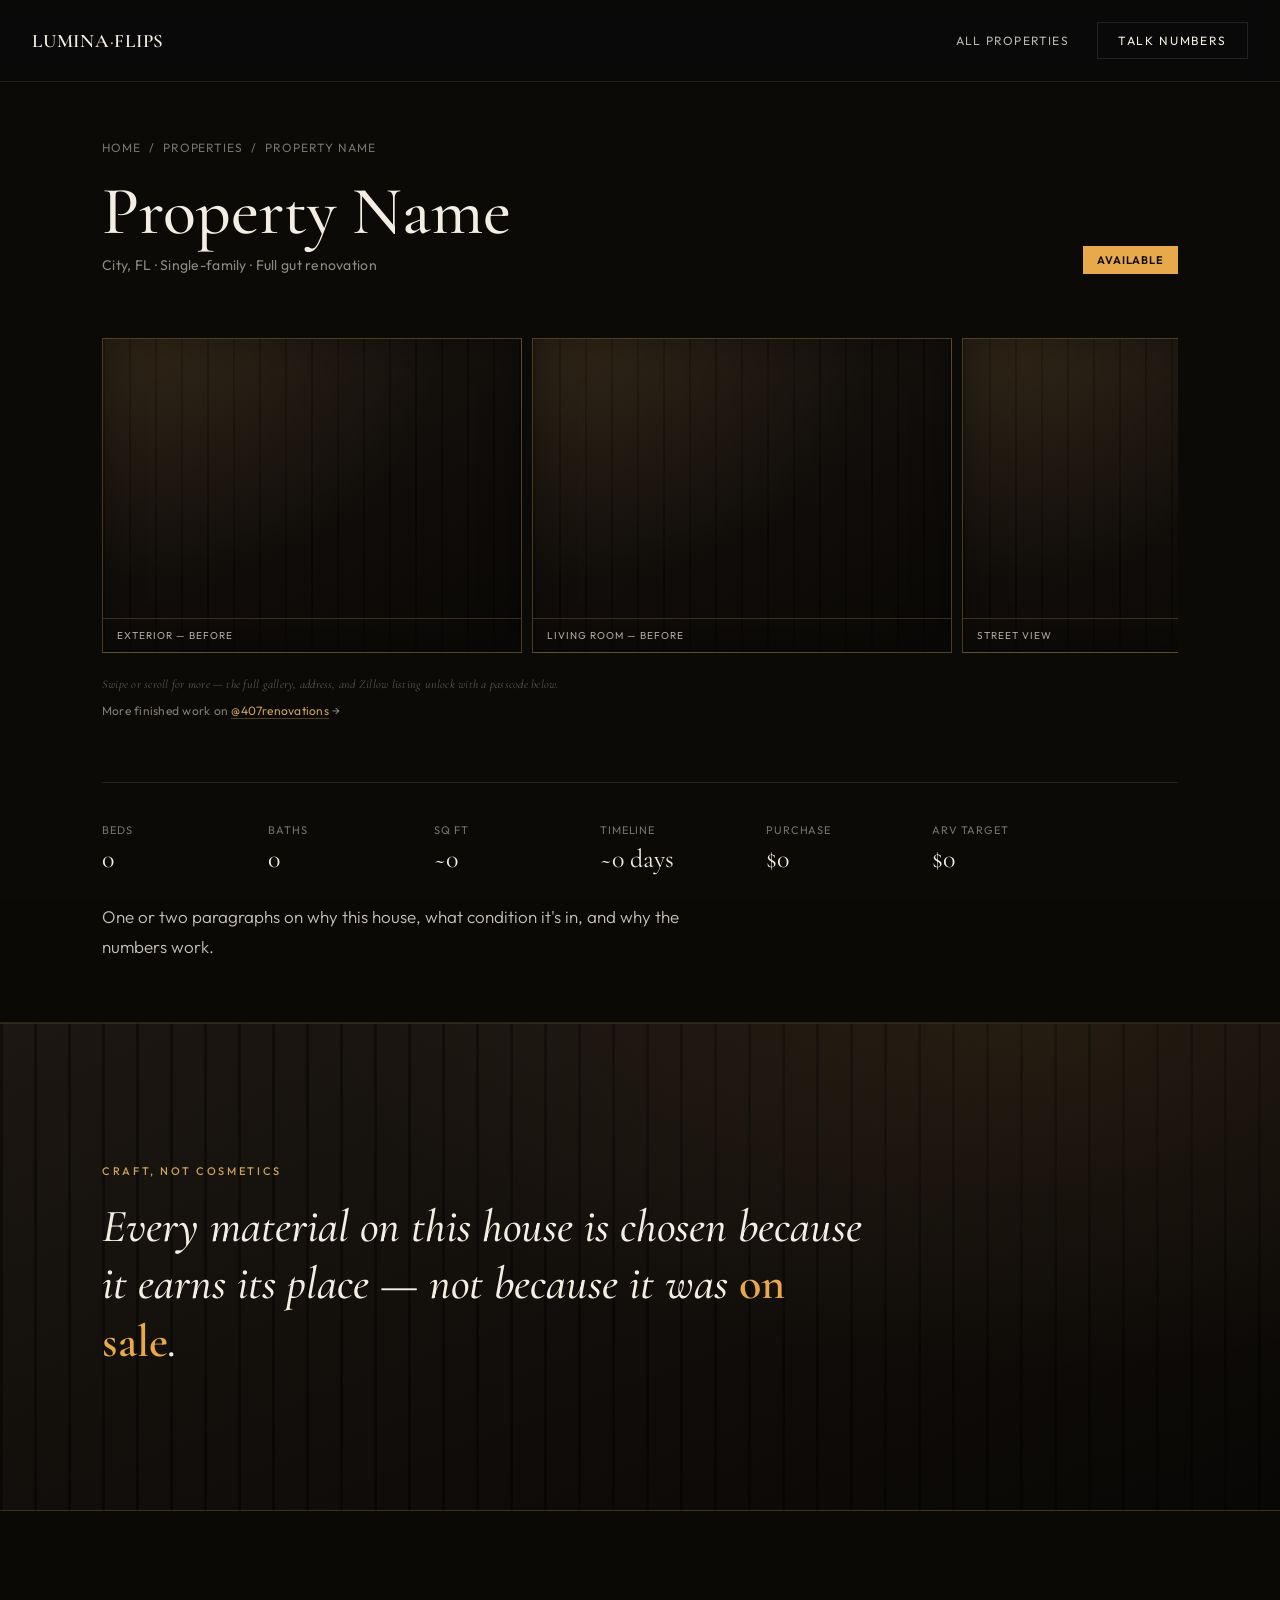
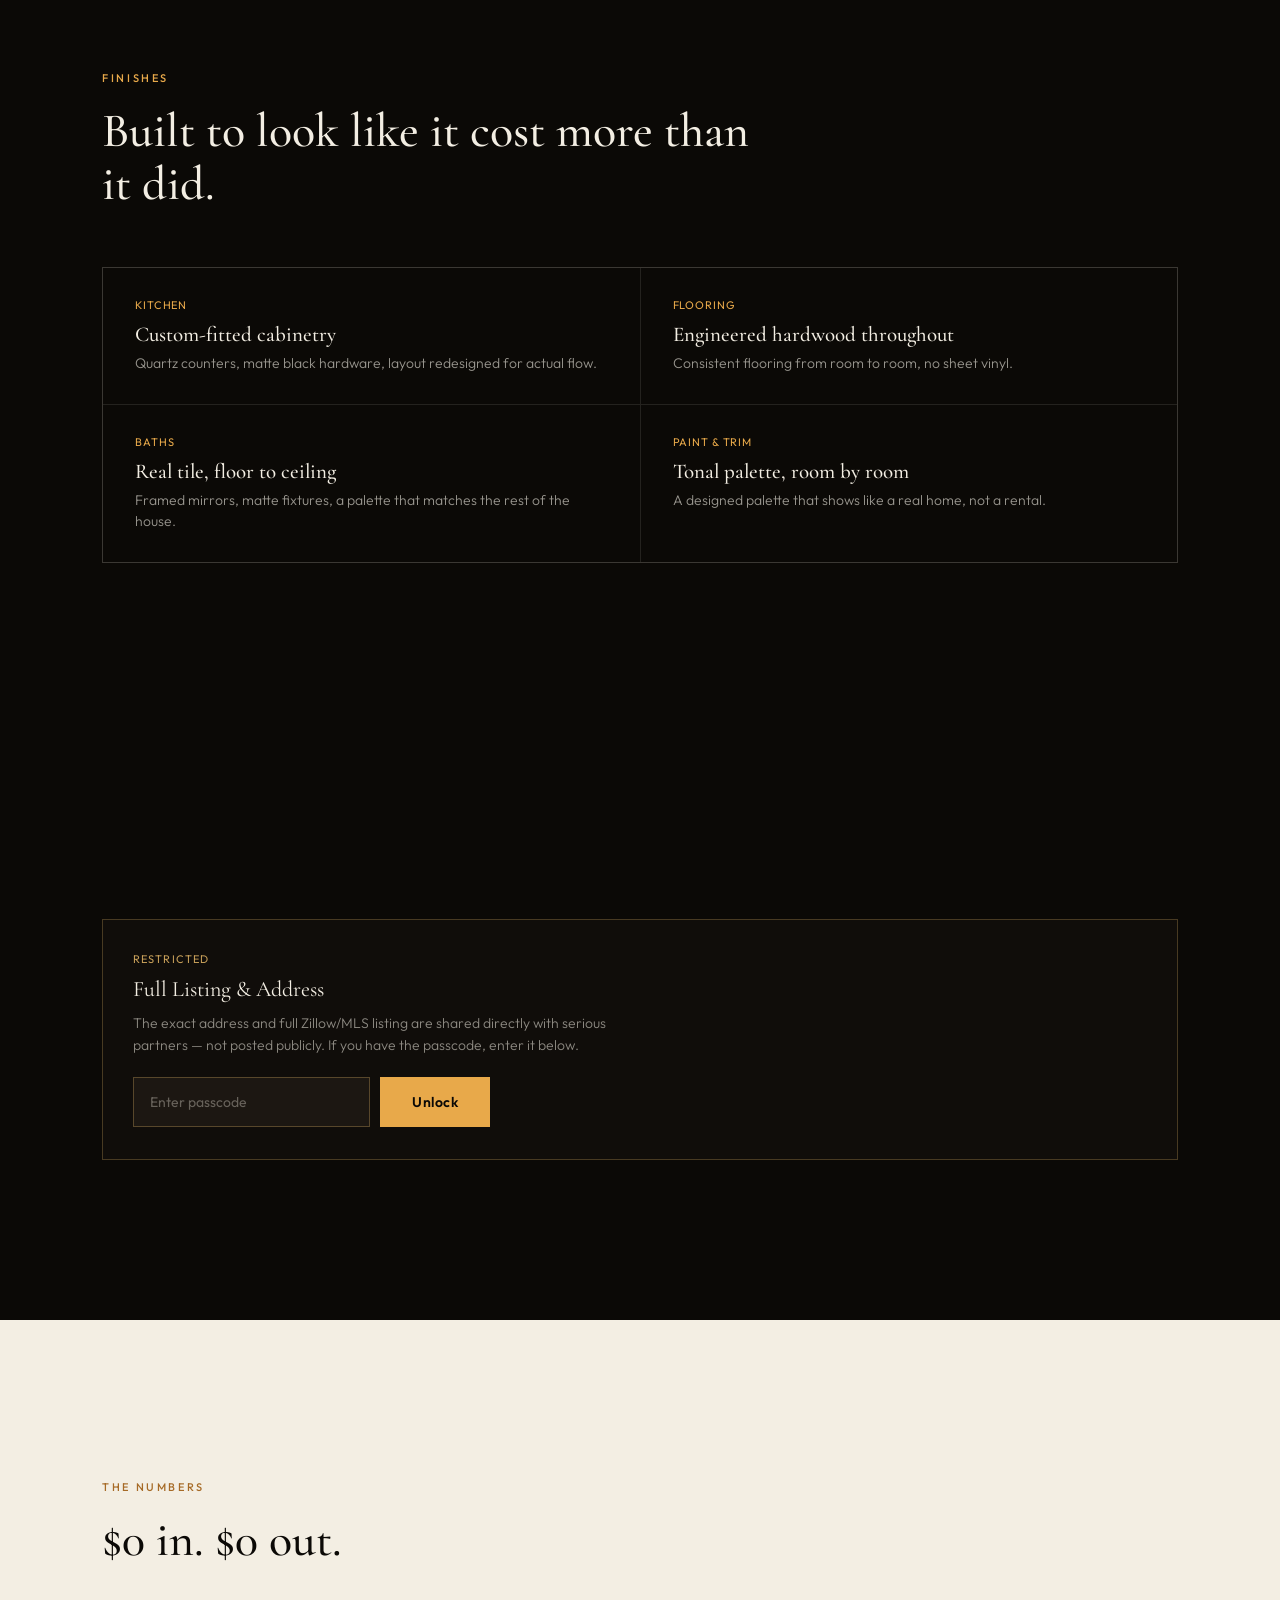
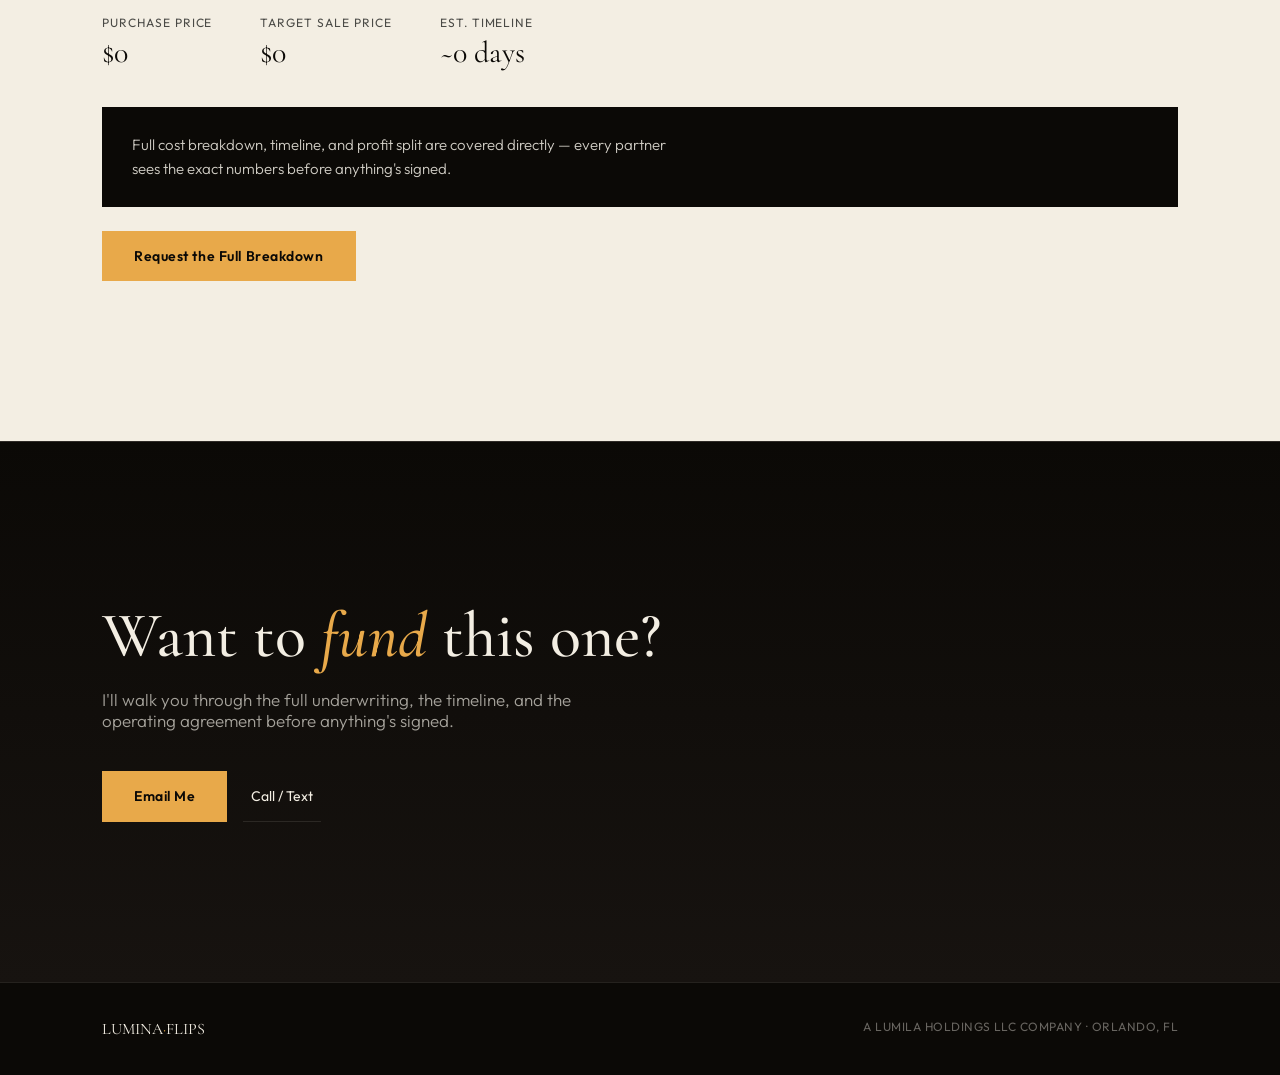
<file: properties/template.html>
<!DOCTYPE html>
<html lang="en">
<head>
<meta charset="UTF-8">
<meta name="viewport" content="width=device-width, initial-scale=1.0">
<!-- STEP 1: Update the title -->
<title>Property Name — Lumina Flips</title>
<link rel="preconnect" href="https://fonts.googleapis.com">
<link href="https://fonts.googleapis.com/css2?family=Cormorant+Garamond:ital,wght@0,400;0,500;0,600;1,400&family=Outfit:wght@300;400;500;600;700&display=swap" rel="stylesheet">
<link rel="stylesheet" href="../style.css">
</head>
<body>

<nav>
  <a href="../index.html" class="mark">LUMINA<span>·</span>FLIPS</a>
  <div class="nav-right">
    <a href="../index.html#properties" class="nav-link">All Properties</a>
    <a href="#contact" class="cta-link">Talk Numbers</a>
  </div>
</nav>

<section class="p-hero">
  <div class="wrap">
    <!-- STEP 2: Update breadcrumb text -->
    <div class="p-breadcrumb reveal"><a href="../index.html">Home</a> &nbsp;/&nbsp; <a href="../index.html#properties">Properties</a> &nbsp;/&nbsp; Property Name</div>
    <div class="p-title-row reveal">
      <div>
        <!-- STEP 3: Property name and location -->
        <div class="p-title">Property Name</div>
        <div class="p-loc">City, FL · Single-family · Full gut renovation</div>
      </div>
      <!-- STEP 4: Status — swap class to status-contract or status-sold, and update the text -->
      <div class="p-status status-available">Available</div>
    </div>

    <!-- STEP 5: Public carousel — swipe/scroll, no passcode. Replace each .pc-tile
         background with <img src="..."> when real photos are ready. Full gallery,
         address, and Zillow link still live behind the passcode gate further down. -->
    <div class="pc-carousel reveal">
      <div class="pc-tile"><div class="pc-cap">Exterior — Before</div></div>
      <div class="pc-tile"><div class="pc-cap">Living Room — Before</div></div>
      <div class="pc-tile"><div class="pc-cap">Street View</div></div>
    </div>
    <div class="pc-note reveal">Swipe or scroll for more — the full gallery, address, and Zillow listing unlock with a passcode below.</div>
    <div class="social-cred reveal">More finished work on <a href="https://www.instagram.com/407renovations" target="_blank" rel="noopener">@407renovations</a> →</div>

    <!-- STEP 6: Specs -->
    <div class="spec-row reveal">
      <div class="spec"><div class="k">Beds</div><div class="v">0</div></div>
      <div class="spec"><div class="k">Baths</div><div class="v">0</div></div>
      <div class="spec"><div class="k">Sq Ft</div><div class="v">~0</div></div>
      <div class="spec"><div class="k">Timeline</div><div class="v">~0 days</div></div>
      <div class="spec"><div class="k">Purchase</div><div class="v">$0</div></div>
      <div class="spec"><div class="k">ARV Target</div><div class="v">$0</div></div>
    </div>

    <!-- STEP 7: Story paragraph -->
    <p class="p-story reveal">
      One or two paragraphs on why this house, what condition it's in, and why the numbers work.
    </p>
  </div>
</section>

<section class="material-band">
  <div class="wrap reveal">
    <div class="section-label">Craft, Not Cosmetics</div>
    <h2>Every material on this house is chosen because it earns its place — not because it was <b>on sale</b>.</h2>
  </div>
</section>

<section class="section">
  <div class="wrap">
    <div class="reveal">
      <div class="section-label">Finishes</div>
      <h2 class="section-title">Built to look like it cost more than it did.</h2>
    </div>
    <!-- STEP 8: Adjust finish descriptions per house if needed -->
    <div class="finish-grid reveal">
      <div class="finish-item">
        <div class="fk">Kitchen</div>
        <div class="fv">Custom-fitted cabinetry</div>
        <div class="fd">Quartz counters, matte black hardware, layout redesigned for actual flow.</div>
      </div>
      <div class="finish-item">
        <div class="fk">Flooring</div>
        <div class="fv">Engineered hardwood throughout</div>
        <div class="fd">Consistent flooring from room to room, no sheet vinyl.</div>
      </div>
      <div class="finish-item">
        <div class="fk">Baths</div>
        <div class="fv">Real tile, floor to ceiling</div>
        <div class="fd">Framed mirrors, matte fixtures, a palette that matches the rest of the house.</div>
      </div>
      <div class="finish-item">
        <div class="fk">Paint &amp; Trim</div>
        <div class="fv">Tonal palette, room by room</div>
        <div class="fd">A designed palette that shows like a real home, not a rental.</div>
      </div>
    </div>
  </div>
</section>

<section class="section">
  <div class="wrap">
    <!-- STEP 9b: Set a unique passcode for this property in the script below (ACCESS_CODE), and fill in REAL_ADDRESS + ZILLOW_URL -->
    <div class="access-gate reveal" id="accessGate">
      <div class="ag-label">Restricted</div>
      <div class="ag-title">Full Listing &amp; Address</div>
      <p class="ag-note">The exact address and full Zillow/MLS listing are shared directly with serious partners — not posted publicly. If you have the passcode, enter it below.</p>
      <div class="ag-form">
        <input type="password" id="agInput" placeholder="Enter passcode">
        <button class="btn-primary" onclick="checkAccessCode()" type="button">Unlock</button>
      </div>
      <div class="ag-error" id="agError">That passcode isn't right — reach out directly if you don't have it yet.</div>
      <div class="ag-content">
        <div class="ag-address">[Full address goes here]</div>
        <a href="#" id="agZillowLink" target="_blank" rel="noopener">View full listing on Zillow →</a>
        <div class="gallery" style="margin-top:24px;">
          <div class="g-tile g-med"><div class="g-cap">Kitchen — Concept</div></div>
          <div class="g-tile g-small"><div class="g-cap">Bath — Concept</div></div>
          <div class="g-tile g-small"><div class="g-cap">Living Room — Before</div></div>
          <div class="g-tile g-med"><div class="g-cap">Floor Plan</div></div>
        </div>
      </div>
    </div>
  </div>
</section>

<section class="section fin-section" id="financials">
  <div class="wrap">
    <div class="reveal">
      <div class="section-label">The Numbers</div>
      <!-- STEP 9: Headline numbers -->
      <h2 class="section-title">$0 in. $0 out.</h2>
    </div>

    <div class="deal-meta reveal">
      <div><div class="k">Purchase price</div><div class="v">$0</div></div>
      <div><div class="k">Target sale price</div><div class="v">$0</div></div>
      <div><div class="k">Est. timeline</div><div class="v">~0 days</div></div>
    </div>

    <!-- STEP 10: The itemized cost breakdown stays out of the page on purpose — headline numbers earn attention, the full breakdown is what earns a phone call. Update the subject line below to match this property. -->
    <div class="reveal">
      <div class="split-note">
        <div class="txt">Full cost breakdown, timeline, and profit split are covered directly — every partner sees the exact numbers before anything's signed.</div>
      </div>
      <div class="cta-inline">
        <a href="mailto:invest@luminaflips.com?subject=Request%20Full%20Numbers" class="btn-primary">Request the Full Breakdown</a>
      </div>
    </div>
  </div>
</section>

<section class="section contact" id="contact">
  <div class="wrap">
    <h2>Want to <em>fund</em> this one?</h2>
    <p class="lead">I'll walk you through the full underwriting, the timeline, and the operating agreement before anything's signed.</p>
    <div class="contact-actions">
      <a href="mailto:invest@luminaflips.com?subject=Investor%20Interest" class="btn-primary">Email Me</a>
      <a href="tel:+10000000000" class="btn-ghost">Call / Text</a>
    </div>
  </div>
</section>

<footer>
  <div class="wrap" style="display:flex;justify-content:space-between;width:100%;flex-wrap:wrap;gap:12px;">
    <div class="fmark">LUMINA<span>·</span>FLIPS</div>
    <div class="fnote">A LUMILA HOLDINGS LLC COMPANY · ORLANDO, FL</div>
  </div>
</footer>

<script>
  // ACCESS GATE — soft deterrent only, not real security.
  // Set your own passcode below for THIS property before sharing this page.
  const ACCESS_CODE = "changeme";
  const REAL_ADDRESS = "[Fill in the real street address here]";
  const ZILLOW_URL = "[Paste the real Zillow/MLS link here]";

  function checkAccessCode(){
    const input = document.getElementById('agInput').value.trim().toLowerCase();
    const gate = document.getElementById('accessGate');
    const error = document.getElementById('agError');
    if(input === ACCESS_CODE.toLowerCase()){
      document.querySelector('#accessGate .ag-address').textContent = REAL_ADDRESS;
      document.getElementById('agZillowLink').href = ZILLOW_URL;
      gate.classList.add('unlocked');
      error.classList.remove('show');
    } else {
      error.classList.add('show');
    }
  }

  const observer = new IntersectionObserver((entries) => {
    entries.forEach(e => { if(e.isIntersecting){ e.target.classList.add('in'); } });
  }, {threshold:0.12});
  document.querySelectorAll('.reveal').forEach(el => { el.classList.add('js-ready'); observer.observe(el); });
</script>

</body>
</html>
</file>
<file: style.css>
:root{
  --black:#0B0906;
  --black-2:#141110;
  --char:#1C1712;
  --char-2:#100D0A;
  --cream:#F3EEE3;
  --mango:#E8A94A;
  --rust:#A66A26;
  --brass:#C9A15A;
  --graphite:#4A4A46;
  --green:#5C8A5C;
  --line: rgba(243,238,227,0.11);
  --line-dark: rgba(10,10,10,0.12);
  --ease: cubic-bezier(0.22, 1, 0.36, 1);
  --serif: 'Cormorant Garamond', serif;
  --sans: 'Outfit', sans-serif;
}
*{margin:0;padding:0;box-sizing:border-box;}
html{scroll-behavior:smooth;}
body{background:var(--black);color:var(--cream);font-family:var(--sans);-webkit-font-smoothing:antialiased;overflow-x:hidden;position:relative;}
body::before{
  content:"";position:fixed;inset:0;z-index:1;pointer-events:none;opacity:0.05;mix-blend-mode:overlay;
  background-image:url("data:image/svg+xml,%3Csvg xmlns='http://www.w3.org/2000/svg' width='120' height='120'%3E%3Cfilter id='n'%3E%3CfeTurbulence type='fractalNoise' baseFrequency='0.9' numOctaves='2' stitchTiles='stitch'/%3E%3C/filter%3E%3Crect width='100%25' height='100%25' filter='url(%23n)'/%3E%3C/svg%3E");
}
::selection{background:var(--mango);color:var(--black);}
img{max-width:100%;display:block;}
.wrap{max-width:1140px;margin:0 auto;padding:0 32px;position:relative;z-index:2;}

/* NAV */
nav{position:fixed;top:0;left:0;right:0;z-index:100;display:flex;justify-content:space-between;align-items:center;padding:22px 32px;background:rgba(10,10,10,0.86);backdrop-filter:blur(10px);border-bottom:1px solid var(--line);}
.mark{font-family:var(--serif);font-size:19px;letter-spacing:0.04em;font-weight:600;color:var(--cream);text-decoration:none;}
.mark span{color:var(--mango);}
.nav-right{display:flex;align-items:center;gap:28px;}
.nav-link{font-size:12px;letter-spacing:0.1em;text-transform:uppercase;color:rgba(245,241,232,0.75);text-decoration:none;transition:color .2s ease;}
.nav-link:hover{color:var(--mango);}
nav a.cta-link{font-size:12px;letter-spacing:0.14em;text-transform:uppercase;color:var(--cream);text-decoration:none;border:1px solid var(--line);padding:10px 20px;transition:all .25s ease;}
nav a.cta-link:hover{background:var(--mango);border-color:var(--mango);color:var(--black);}

/* BUTTONS */
.btn-primary{background:var(--mango);color:var(--black);font-family:var(--sans);font-weight:600;font-size:14px;letter-spacing:0.04em;text-decoration:none;padding:16px 32px;transition:transform .25s ease, background .25s ease;display:inline-block;border:none;cursor:pointer;}
.btn-primary:hover{background:#fff;transform:translateY(-2px);}
.btn-ghost{color:var(--cream);font-size:14px;text-decoration:none;padding:16px 8px;border-bottom:1px solid var(--line);display:inline-block;transition:border-color .25s ease;background:none;cursor:pointer;font-family:var(--sans);}
.btn-ghost:hover{border-color:var(--mango);}

/* HERO (home) */
.hero{min-height:100vh;display:flex;flex-direction:column;justify-content:center;position:relative;padding-top:120px;
  background-image:linear-gradient(var(--line-dark) 1px, transparent 1px),linear-gradient(90deg, var(--line-dark) 1px, transparent 1px);
  background-size:64px 64px;background-position:center;}
.hero::before{content:"";position:absolute;inset:0;background:radial-gradient(ellipse at 30% 20%, rgba(245,166,35,0.10), transparent 55%);pointer-events:none;}
.eyebrow{font-size:12px;letter-spacing:0.24em;text-transform:uppercase;color:var(--mango);font-weight:500;margin-bottom:26px;opacity:0;transform:translateY(12px);animation:rise 1.2s var(--ease) forwards .1s;}
h1{font-family:var(--serif);font-size:clamp(44px, 7.5vw, 96px);line-height:0.98;font-weight:500;max-width:900px;opacity:0;transform:translateY(20px);animation:rise 1.3s var(--ease) forwards .3s;}
h1 em{font-style:italic;color:var(--mango);}
.hero-sub{font-size:18px;line-height:1.6;color:rgba(243,238,227,0.68);max-width:520px;margin-top:30px;font-weight:300;opacity:0;transform:translateY(20px);animation:rise 1.3s var(--ease) forwards .6s;}
.hero-ctas{margin-top:46px;display:flex;gap:16px;flex-wrap:wrap;opacity:0;transform:translateY(20px);animation:rise 1.3s var(--ease) forwards .85s;}
@keyframes rise{to{opacity:1;transform:translateY(0);}}
.scroll-cue{position:absolute;bottom:36px;left:32px;font-size:11px;letter-spacing:0.18em;text-transform:uppercase;color:rgba(245,241,232,0.4);display:flex;align-items:center;gap:10px;}
.scroll-cue::after{content:"";width:1px;height:32px;background:rgba(245,241,232,0.3);animation:pulse 2s ease infinite;}
@keyframes pulse{0%,100%{opacity:0.3;}50%{opacity:0.9;}}

/* SECTIONS */
.section{padding:160px 0;position:relative;}
.section-label{font-size:11px;letter-spacing:0.24em;text-transform:uppercase;color:var(--mango);font-weight:500;margin-bottom:20px;}
.section-title{font-family:var(--serif);font-size:clamp(30px,4vw,48px);font-weight:500;line-height:1.1;max-width:680px;}
.reveal{opacity:1;}
.reveal.js-ready{opacity:0;transform:translateY(28px);transition:opacity 1.1s var(--ease), transform 1.1s var(--ease);}
.reveal.in{opacity:1;transform:translateY(0);}

/* PROOF */
.proof{border-top:1px solid var(--line);border-bottom:1px solid var(--line);padding:90px 0;}
.proof-grid{display:flex;align-items:flex-end;gap:64px;flex-wrap:wrap;}
.proof-number{font-family:var(--serif);font-size:clamp(70px,11vw,140px);color:var(--mango);line-height:0.9;font-weight:500;}
.proof-text{max-width:340px;padding-bottom:14px;}
.proof-text .label{font-size:13px;letter-spacing:0.1em;text-transform:uppercase;color:rgba(245,241,232,0.5);margin-bottom:10px;}
.proof-text p{font-size:17px;line-height:1.55;font-weight:300;color:rgba(245,241,232,0.85);}
.stat-row{display:flex;gap:56px;margin-top:56px;flex-wrap:wrap;}
.stat{border-left:1px solid var(--line);padding-left:20px;}
.stat .num{font-family:var(--serif);font-size:32px;}
.stat .lbl{font-size:12px;letter-spacing:0.08em;text-transform:uppercase;color:rgba(245,241,232,0.5);margin-top:4px;}

/* QUOTE */
.quote-section{background:#141110;border-top:1px solid var(--line);border-bottom:1px solid var(--line);}
.quote-mark{font-family:var(--serif);font-size:120px;color:var(--mango);line-height:0.5;opacity:0.5;}
blockquote{font-family:var(--serif);font-size:clamp(22px,3.2vw,34px);line-height:1.45;max-width:820px;font-weight:400;font-style:italic;color:var(--cream);}
blockquote b{color:var(--mango);font-weight:600;font-style:normal;}
.quote-attr{margin-top:28px;font-size:13px;letter-spacing:0.08em;text-transform:uppercase;color:rgba(245,241,232,0.5);}

/* THE DIFFERENCE (comparison) */
.diff{border-top:1px solid var(--line);}
.diff-grid{margin-top:56px;display:grid;grid-template-columns:1fr 1fr;border:1px solid var(--line);}
.diff-col{padding:40px 36px;}
.diff-col.standard{border-right:1px solid var(--line);}
.diff-col.standard .diff-h{color:rgba(245,241,232,0.4);}
.diff-col.ours{background:linear-gradient(180deg, rgba(245,166,35,0.06), transparent);}
.diff-h{font-size:12px;letter-spacing:0.14em;text-transform:uppercase;margin-bottom:28px;color:var(--mango);font-weight:600;}
.diff-item{display:flex;gap:14px;padding:14px 0;border-top:1px solid var(--line);font-size:15px;font-weight:300;line-height:1.5;}
.diff-item:first-of-type{border-top:none;}
.diff-col.standard .diff-item{color:rgba(245,241,232,0.45);}
.diff-col.ours .diff-item{color:rgba(245,241,232,0.9);}
.diff-icon{flex-shrink:0;width:16px;font-family:var(--serif);font-style:italic;}
@media(max-width:720px){.diff-grid{grid-template-columns:1fr;}.diff-col.standard{border-right:none;border-bottom:1px solid var(--line);}}

/* MATERIAL BAND — full-bleed charred-wood signature panel */
.material-band{position:relative;padding:140px 0;overflow:hidden;border-top:1px solid rgba(201,161,90,0.2);border-bottom:1px solid rgba(201,161,90,0.2);
  background:
    radial-gradient(90% 120% at 80% 0%, rgba(232,169,74,0.08), transparent 60%),
    repeating-linear-gradient(90deg, rgba(0,0,0,0.4) 0px, rgba(0,0,0,0.4) 3px, transparent 3px, transparent 34px),
    linear-gradient(160deg, var(--char) 0%, var(--char-2) 60%, #090705 100%);
}
.material-band .section-label{color:var(--brass);}
.material-band h2{font-family:var(--serif);font-size:clamp(28px,4.4vw,46px);font-weight:500;line-height:1.25;max-width:760px;font-style:italic;color:var(--cream);}
.material-band h2 b{color:var(--mango);font-weight:600;font-style:normal;}
.material-band .mb-note{margin-top:24px;font-size:14px;color:rgba(243,238,227,0.5);max-width:480px;font-weight:300;line-height:1.6;}

/* PORTFOLIO GALLERY — real photos, museum-placard framing */
.portfolio{background:var(--char-2);border-top:1px solid rgba(201,161,90,0.2);border-bottom:1px solid rgba(201,161,90,0.2);}
.portfolio .section-label{color:var(--brass);}
.pf-grid{display:grid;grid-template-columns:repeat(6,1fr);grid-auto-rows:130px;grid-auto-flow:dense;gap:10px;margin-top:64px;}
.pf-tile{position:relative;overflow:hidden;border:1px solid rgba(201,161,90,0.35);box-shadow:inset 0 0 40px rgba(0,0,0,0.35);cursor:zoom-in;}
.pf-tile img{width:100%;height:100%;object-fit:cover;display:block;filter:saturate(0.92) contrast(1.03);transition:transform .6s var(--ease);}
.pf-tile:hover img{transform:scale(1.04);}
.pf-cap{position:absolute;bottom:0;left:0;right:0;padding:10px 14px;font-size:10px;letter-spacing:0.09em;text-transform:uppercase;color:rgba(243,238,227,0.85);z-index:2;background:linear-gradient(0deg, rgba(10,8,6,0.75), transparent);border-top:1px solid rgba(201,161,90,0.25);}
.pf-big{grid-column:span 3;grid-row:span 3;}
.pf-med{grid-column:span 2;grid-row:span 2;}
.pf-tall{grid-column:span 2;grid-row:span 3;}
.pf-wide{grid-column:span 4;grid-row:span 2;}
@media(max-width:820px){.pf-grid{grid-template-columns:repeat(2,1fr);}.pf-big,.pf-med,.pf-tall,.pf-wide{grid-column:span 2;grid-row:span 2;}}
.portfolio-note{margin-top:20px;font-size:12px;color:rgba(243,238,227,0.35);letter-spacing:0.02em;font-style:italic;font-family:var(--serif);}
.social-cred{margin-top:12px;font-size:12px;color:rgba(243,238,227,0.5);letter-spacing:0.02em;}
.social-cred a{color:var(--brass);text-decoration:none;border-bottom:1px solid rgba(201,161,90,0.35);transition:color .2s ease, border-color .2s ease;}
.social-cred a:hover{color:var(--mango);border-color:var(--mango);}

/* LIGHTBOX */
.lightbox{position:fixed;inset:0;z-index:1000;background:rgba(6,5,4,0.94);display:flex;align-items:center;justify-content:center;padding:40px;opacity:0;pointer-events:none;transition:opacity .35s ease;}
.lightbox.open{opacity:1;pointer-events:auto;}
.lightbox img{max-width:min(90vw, 1200px);max-height:88vh;object-fit:contain;box-shadow:0 20px 60px rgba(0,0,0,0.6);border:1px solid rgba(201,161,90,0.35);transform:scale(0.96);transition:transform .35s var(--ease);cursor:zoom-out;}
.lightbox.open img{transform:scale(1);}
.lightbox-cap{position:absolute;bottom:32px;left:0;right:0;text-align:center;font-size:12px;letter-spacing:0.1em;text-transform:uppercase;color:rgba(243,238,227,0.7);}
.lightbox-close{position:absolute;top:28px;right:36px;font-family:var(--serif);font-size:28px;color:rgba(243,238,227,0.7);cursor:pointer;line-height:1;transition:color .2s ease;}
.lightbox-close:hover{color:var(--mango);}

/* ACCESS GATE — soft confidentiality barrier, not real security */
.access-gate{margin-top:36px;padding:32px 30px;background:var(--char-2);border:1px solid rgba(201,161,90,0.3);}
.access-gate.unlocked{background:var(--black);}
.access-gate .ag-label{font-size:11px;letter-spacing:0.1em;text-transform:uppercase;color:var(--brass);margin-bottom:10px;}
.access-gate .ag-title{font-family:var(--serif);font-size:22px;color:var(--cream);margin-bottom:10px;}
.access-gate .ag-note{font-size:14px;color:rgba(243,238,227,0.55);font-weight:300;line-height:1.6;max-width:480px;margin-bottom:20px;}
.access-gate .ag-form{display:flex;gap:10px;flex-wrap:wrap;}
.access-gate input[type="password"]{background:var(--char);border:1px solid rgba(201,161,90,0.35);color:var(--cream);padding:13px 16px;font-family:var(--sans);font-size:14px;min-width:200px;}
.access-gate input[type="password"]::placeholder{color:rgba(243,238,227,0.35);}
.access-gate .ag-error{font-size:12px;color:#c96b6b;margin-top:10px;display:none;}
.access-gate .ag-error.show{display:block;}
.access-gate .ag-content{display:none;margin-top:4px;}
.access-gate.unlocked .ag-content{display:block;}
.access-gate.unlocked .ag-form{display:none;}
.access-gate .ag-content a{color:var(--mango);font-size:15px;text-decoration:underline;}
.access-gate .ag-address{font-family:var(--serif);font-size:19px;color:var(--cream);margin-bottom:8px;}
.model-grid{display:grid;grid-template-columns:repeat(3,1fr);gap:1px;background:var(--line);margin-top:64px;border:1px solid var(--line);}
.model-step{background:var(--black);padding:44px 36px;}
.model-step .step-mark{font-family:var(--serif);font-size:15px;color:var(--mango);letter-spacing:0.05em;margin-bottom:24px;}
.model-step h3{font-family:var(--serif);font-size:26px;font-weight:500;margin-bottom:14px;}
.model-step p{font-size:15px;line-height:1.65;color:rgba(245,241,232,0.7);font-weight:300;}
@media(max-width:720px){.model-grid{grid-template-columns:1fr;}}

/* PROPERTY PREVIEW CARDS (home page grid linking out) */
.properties{background:var(--cream);color:var(--black);}
.properties .section-label{color:var(--rust);}
.properties .section-title{color:var(--black);}
.pcard-grid{margin-top:56px;display:grid;grid-template-columns:repeat(3,1fr);gap:1px;background:var(--black);border:1px solid var(--black);}
@media(max-width:860px){.pcard-grid{grid-template-columns:1fr;}}
.pcard{background:var(--cream);text-decoration:none;color:var(--black);display:block;position:relative;overflow:hidden;transition:background .2s ease;}
.pcard:hover{background:#EDE6D6;}
.pcard-photo{aspect-ratio:4/5;position:relative;overflow:hidden;background:
    repeating-linear-gradient(90deg, rgba(0,0,0,0.3) 0px, rgba(0,0,0,0.3) 2px, transparent 2px, transparent 24px),
    linear-gradient(150deg, var(--char) 0%, var(--char-2) 55%, #0a0806 100%);
  box-shadow: inset 0 0 50px rgba(0,0,0,0.55);}
.pcard-photo::after{content:"";position:absolute;inset:0;background:radial-gradient(120% 100% at 20% 0%, rgba(232,169,74,0.14), transparent 55%);}
.pcard-photo .cap{position:absolute;bottom:0;left:0;right:0;padding:10px 16px;font-size:10px;letter-spacing:0.1em;text-transform:uppercase;color:rgba(243,238,227,0.65);background:linear-gradient(0deg, rgba(10,8,6,0.6), transparent);border-top:1px solid rgba(201,161,90,0.25);}
.pcard-status{position:absolute;top:14px;left:16px;font-size:10px;letter-spacing:0.08em;text-transform:uppercase;padding:5px 10px;font-weight:600;z-index:2;}
.status-available{background:var(--mango);color:var(--black);}
.status-contract{background:var(--rust);color:var(--cream);}
.status-sold{background:var(--green);color:var(--cream);}
.pcard-body{padding:22px 22px 26px;}
.pcard-name{font-family:var(--serif);font-size:22px;font-weight:500;}
.pcard-loc{font-size:12px;color:var(--graphite);margin-top:2px;margin-bottom:14px;}
.pcard-figs{display:flex;justify-content:space-between;border-top:1px solid var(--line-dark);padding-top:14px;}
.pcard-figs .f .k{font-size:9px;letter-spacing:0.06em;text-transform:uppercase;color:var(--graphite);}
.pcard-figs .f .v{font-family:var(--serif);font-size:17px;}
.pcard-figs .f.target .v{font-size:24px;font-weight:600;color:var(--mango);}
.pcard-arrow{position:absolute;bottom:22px;right:22px;font-family:var(--serif);font-size:20px;color:var(--rust);transition:transform .25s ease;}
.pcard:hover .pcard-arrow{transform:translate(4px,-4px);}

/* WHY */
.why-list{margin-top:56px;border-top:1px solid var(--line);}
.why-row{display:grid;grid-template-columns:60px 1fr 2fr;gap:24px;padding:32px 0;border-bottom:1px solid var(--line);align-items:baseline;}
.why-row .n{font-family:var(--serif);font-size:15px;color:var(--mango);}
.why-row h4{font-family:var(--serif);font-size:22px;font-weight:500;}
.why-row p{font-size:15px;line-height:1.6;color:rgba(245,241,232,0.65);font-weight:300;}
@media(max-width:680px){.why-row{grid-template-columns:1fr;gap:8px;}}

/* CONTACT */
.contact{background:linear-gradient(180deg, var(--black), #171310);border-top:1px solid var(--line);}
.contact h2{font-family:var(--serif);font-size:clamp(38px,6vw,64px);font-weight:500;max-width:680px;line-height:1.05;}
.contact h2 em{color:var(--mango);font-style:italic;}
.contact p.lead{font-size:17px;color:rgba(245,241,232,0.65);max-width:480px;margin-top:20px;font-weight:300;}
.contact-actions{margin-top:40px;display:flex;gap:16px;flex-wrap:wrap;}

footer{border-top:1px solid var(--line);padding:36px 0;display:flex;justify-content:space-between;align-items:center;flex-wrap:wrap;gap:12px;}
footer .fmark{font-family:var(--serif);font-size:16px;}
footer .fmark span{color:var(--mango);}
footer .fnote{font-size:12px;color:rgba(245,241,232,0.4);letter-spacing:0.04em;}

/* ===================== PROPERTY DETAIL PAGE ===================== */
.p-hero{padding-top:140px;padding-bottom:60px;border-bottom:1px solid var(--line);}
.p-breadcrumb{font-size:12px;letter-spacing:0.08em;text-transform:uppercase;color:rgba(245,241,232,0.45);margin-bottom:22px;}
.p-breadcrumb a{color:rgba(245,241,232,0.45);text-decoration:none;}
.p-breadcrumb a:hover{color:var(--mango);}
.p-title-row{display:flex;justify-content:space-between;align-items:flex-end;gap:24px;flex-wrap:wrap;}
.p-title{font-family:var(--serif);font-size:clamp(38px,6vw,68px);font-weight:500;line-height:1.02;}
.p-loc{font-size:14px;color:rgba(245,241,232,0.55);margin-top:10px;letter-spacing:0.02em;}
.p-status{font-size:11px;letter-spacing:0.08em;text-transform:uppercase;padding:7px 14px;font-weight:600;height:fit-content;}

/* PUBLIC PHOTO CAROUSEL — swipe/scroll strip, no gate, teaser only */
.pc-carousel{display:flex;gap:10px;overflow-x:auto;scroll-snap-type:x mandatory;padding-bottom:8px;margin-top:64px;-webkit-overflow-scrolling:touch;scrollbar-width:thin;scrollbar-color:rgba(201,161,90,0.4) transparent;}
.pc-carousel::-webkit-scrollbar{height:6px;}
.pc-carousel::-webkit-scrollbar-thumb{background:rgba(201,161,90,0.35);}
.pc-tile{position:relative;flex:0 0 auto;width:min(78vw, 420px);aspect-ratio:4/3;scroll-snap-align:start;overflow:hidden;border:1px solid rgba(201,161,90,0.35);box-shadow:inset 0 0 40px rgba(0,0,0,0.35);background:
    radial-gradient(120% 140% at 15% 0%, rgba(232,169,74,0.10), transparent 55%),
    repeating-linear-gradient(90deg, rgba(0,0,0,0.35) 0px, rgba(0,0,0,0.35) 2px, transparent 2px, transparent 26px),
    linear-gradient(155deg, var(--char) 0%, var(--char-2) 55%, #0a0806 100%);}
.pc-tile img{width:100%;height:100%;object-fit:cover;display:block;}
.pc-cap{position:absolute;bottom:0;left:0;right:0;padding:10px 14px;font-size:10px;letter-spacing:0.1em;text-transform:uppercase;color:rgba(243,238,227,0.7);background:linear-gradient(0deg, rgba(10,8,6,0.65), transparent);border-top:1px solid rgba(201,161,90,0.25);}
.pc-note{margin-top:16px;font-size:12px;color:rgba(243,238,227,0.35);letter-spacing:0.02em;font-style:italic;font-family:var(--serif);}

/* GALLERY — museum-placard treatment: charred-wood ground, brass hairline frame, typeset caption like a gallery label */
.gallery{display:grid;grid-template-columns:repeat(6,1fr);grid-auto-rows:120px;grid-auto-flow:dense;gap:10px;margin-top:64px;}
.g-tile{position:relative;overflow:hidden;background:
    radial-gradient(120% 140% at 15% 0%, rgba(232,169,74,0.10), transparent 55%),
    repeating-linear-gradient(90deg, rgba(0,0,0,0.35) 0px, rgba(0,0,0,0.35) 2px, transparent 2px, transparent 26px),
    linear-gradient(155deg, var(--char) 0%, var(--char-2) 55%, #0a0806 100%);
  border:1px solid rgba(201,161,90,0.35);
  box-shadow: inset 0 0 40px rgba(0,0,0,0.5);
}
.g-tile::after{content:"";position:absolute;top:0;left:-60%;width:35%;height:100%;background:linear-gradient(100deg, transparent, rgba(243,238,227,0.04), transparent);transform:skewX(-20deg);}
.g-cap{position:absolute;bottom:0;left:0;right:0;padding:9px 14px;font-size:10px;letter-spacing:0.1em;text-transform:uppercase;color:rgba(243,238,227,0.7);z-index:2;background:linear-gradient(0deg, rgba(10,8,6,0.65), transparent);border-top:1px solid rgba(201,161,90,0.25);}
.g-big{grid-column:span 3;grid-row:span 3;}
.g-med{grid-column:span 3;grid-row:span 2;}
.g-small{grid-column:span 2;grid-row:span 2;}
@media(max-width:760px){.gallery{grid-template-columns:repeat(2,1fr);}.g-big,.g-med,.g-small{grid-column:span 2;grid-row:span 2;}}
.gallery-note{margin-top:18px;font-size:12px;color:rgba(243,238,227,0.32);letter-spacing:0.02em;font-style:italic;font-family:var(--serif);}

/* SPEC ROW */
.spec-row{display:flex;gap:56px;flex-wrap:wrap;margin-top:64px;padding-top:40px;border-top:1px solid var(--line);}
.spec{min-width:110px;}
.spec .k{font-size:11px;letter-spacing:0.08em;text-transform:uppercase;color:rgba(245,241,232,0.45);margin-bottom:6px;}
.spec .v{font-family:var(--serif);font-size:26px;}

/* STORY */
.p-story{max-width:640px;font-size:17px;line-height:1.75;font-weight:300;color:rgba(245,241,232,0.8);margin-top:28px;}

/* FINISHES */
.finish-grid{display:grid;grid-template-columns:repeat(2,1fr);gap:1px;background:var(--line);border:1px solid var(--line);margin-top:56px;}
.finish-item{background:var(--black);padding:30px 32px;}
.finish-item .fk{font-size:11px;letter-spacing:0.08em;text-transform:uppercase;color:var(--mango);margin-bottom:10px;}
.finish-item .fv{font-family:var(--serif);font-size:21px;font-weight:500;margin-bottom:6px;}
.finish-item .fd{font-size:14px;color:rgba(245,241,232,0.6);font-weight:300;line-height:1.5;}
@media(max-width:680px){.finish-grid{grid-template-columns:1fr;}}

/* FINANCIALS (property page) */
.fin-section{background:var(--cream);color:var(--black);}
.fin-section .section-label{color:var(--rust);}
.fin-section .section-title{color:var(--black);}
.deal-meta{display:flex;gap:48px;margin-top:48px;flex-wrap:wrap;}
.deal-meta div .k{font-size:12px;letter-spacing:0.08em;text-transform:uppercase;color:var(--graphite);}
.deal-meta div .v{font-family:var(--serif);font-size:30px;margin-top:4px;}
.deal-meta div .v.up{color:var(--rust);}
.bar{display:flex;width:100%;height:60px;border:1px solid var(--black);margin-top:48px;}
.seg{height:100%;display:flex;align-items:center;justify-content:center;font-size:11px;font-weight:600;border-right:1px solid var(--cream);position:relative;transition:filter .2s ease;}
.seg:last-child{border-right:none;}
.seg:hover{filter:brightness(1.08);}
.seg span{white-space:nowrap;overflow:hidden;padding:0 6px;}
.legend{display:grid;grid-template-columns:repeat(auto-fit,minmax(140px,1fr));gap:14px;margin-top:24px;}
.legend-item{display:flex;align-items:center;gap:8px;font-size:12px;color:var(--graphite);}
.swatch{width:11px;height:11px;flex-shrink:0;}
.legend-item b{color:var(--black);font-weight:600;}
.split-note{margin-top:36px;padding:26px 30px;background:var(--black);color:var(--cream);}
.split-note .txt{font-size:15px;font-weight:300;max-width:560px;color:rgba(245,241,232,0.85);line-height:1.6;}
.split-note .pct{font-family:var(--serif);font-size:36px;color:var(--mango);}
.cta-inline{margin-top:24px;}
</file>
